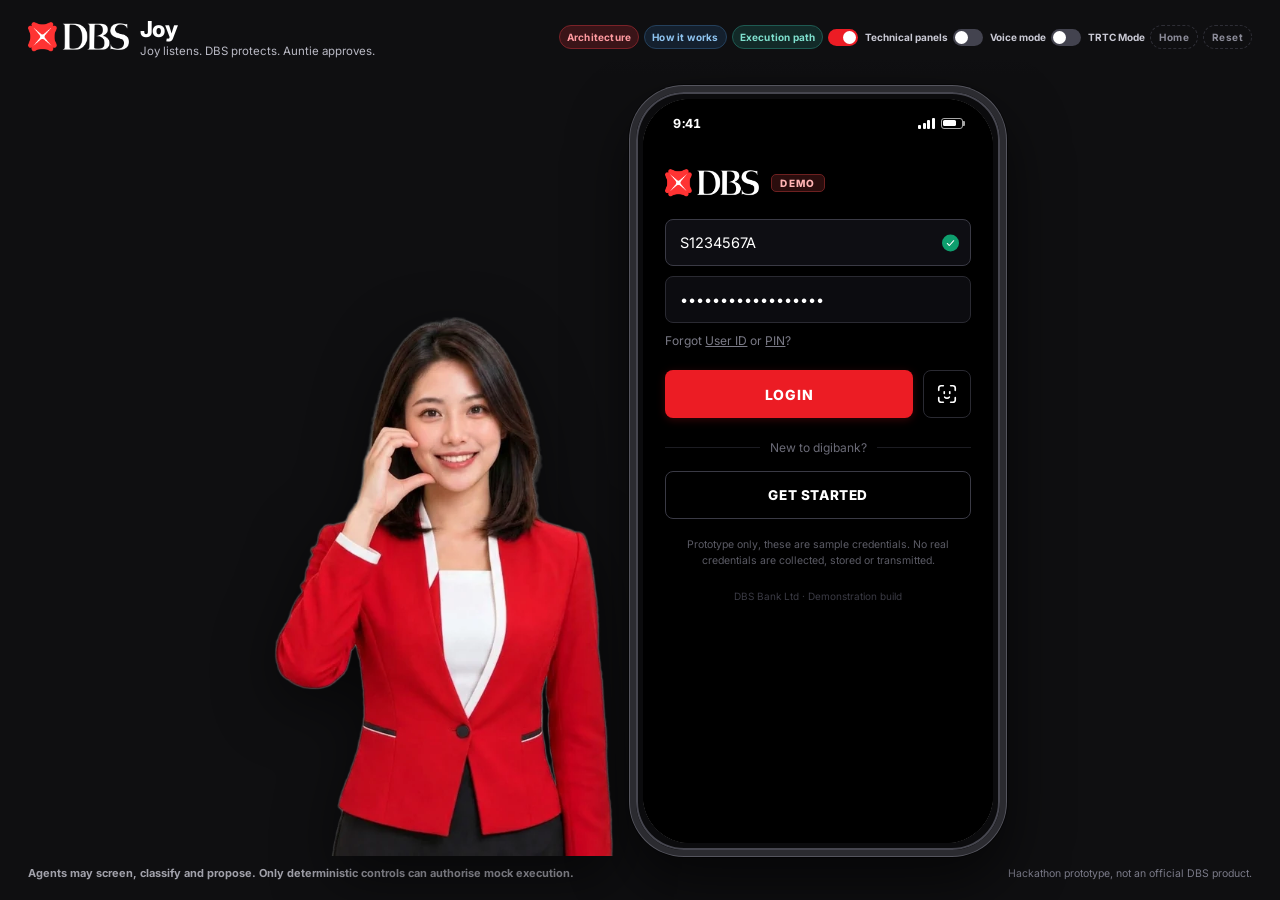
<file: frontend/index.html>
<!DOCTYPE html>
<html lang="en">
<head>
<meta charset="UTF-8" />
<meta name="viewport" content="width=device-width, initial-scale=1.0" />
<title>JoyPilot · DBS hackathon prototype (not an official DBS product)</title>
<!-- Banking-grade type. Inter is the requested DBS/enterprise face; the CSS stack keeps a
     full system fallback, so an offline demo laptop simply renders in system-ui instead. -->
<link rel="preconnect" href="https://fonts.googleapis.com">
<link rel="preconnect" href="https://fonts.gstatic.com" crossorigin>
<link rel="stylesheet" href="https://fonts.googleapis.com/css2?family=Inter:wght@400;500;600;700;800;900&display=swap">
<link rel="stylesheet" href="styles.css?v=20261015b">
</head>
<body>
<div class="wrap" id="studio">

  <div class="top">
    <div class="logo">
      <img class="dbslogo" src="assets/dbs-logo-white.png" alt="DBS">
      <div>
        <h1>Joy</h1>
        <div class="tag">Joy listens. DBS protects. Auntie approves.</div>
      </div>
    </div>
    <!-- PHONE ONLY: on a phone the controls below would take three rows above the app, so they
         fold behind this button (styles.css, the max-width:600px block; ui.js wires it). -->
    <button class="menubtn" id="menuBtn" type="button" aria-label="Demo controls"
            aria-expanded="false" aria-controls="topBadges">&#8943;</button>
    <div class="badges" id="topBadges">
      <!-- ALL THREE ARE BUTTONS, and that is the point. A judge's next move after hearing a
           claim is always "show me". Making the control name the thing it opens means the
           evidence is one click away instead of in a document nobody opens.
           See openExplainer() in ui.js. -->
      <!-- THREE BUTTONS, EACH NAMED FOR WHAT IT OPENS.
           These replaced two long status chips. The old wording described the demo's LIMITS
           ("DEMO ENVIRONMENT · SIMULATED APPROVAL · SYNTHETIC LEDGER") rather than its own
           contents, so a reader had to click to find out what was behind it. A control should name its
           destination. The three destinations are the three things a judge asks for, in the
           order they get asked: the whole picture, how the two halves work, and the
           stage-by-stage path.
           A fourth "What's real" button was removed on request. Its page is no longer a tab:
           the live/simulated comparison and the requirements-coverage list are now the closing
           sections of "How it works", so there are three pages and three buttons. -->
      <button class="bdg arch bdgbtn" type="button" data-explain="arch"
              title="The whole architecture, end to end, on one screen">Architecture</button>
      <button class="bdg how bdgbtn" type="button" data-explain="how"
              title="The two halves, the five agents, and what is real versus simulated">How it works</button>
      <button class="bdg path bdgbtn" type="button" data-explain="path"
              title="The execution path, stage by stage, to a signed payment">Execution path</button>
      <label class="techtoggle"><input type="checkbox" id="techToggle" checked><span>Technical panels</span></label>
      <!-- DEMO SWITCH - VOICE MODE.
           Off (default): every turn is treated as Auntie herself, exactly as before.
           On: the turn is submitted as a voice that is NOT the registered customer, so the
           audio-risk adapter returns SPEAKER_MISMATCH and the control chain takes the
           escalation route - secondary out-of-band confirmation before anything can proceed.
           It changes only the EVIDENCE about who is speaking; no control-chain rule is
           bypassed or softened, and the ledger still cannot be reached without the step-up. -->
      <label class="techtoggle voicetoggle" title="Demo: submit the turn as a voice that is not the registered customer">
        <input type="checkbox" id="voiceToggle"><span>Voice mode</span></label>
      <!-- VOICE ENGINE SWITCH - CARTESIA vs TRTC (Tencent).
           OFF (default): Cartesia Sonic speaks. It is the default because it is the only one
                          of the two that has a real Malay voice, and it needs no Tencent key.
           ON:            Tencent speaks - the TRTC streaming mouth when it is configured,
                          TextToVoice otherwise.
           This changes ONLY which engine turns the already-decided line into sound. It cannot
           alter what Joy says, who authorises a payment, or any stage of the control chain.
           Swapping a voice provider is not a security boundary. -->
      <label class="techtoggle trtctoggle" id="ttsToggleWrap"
             title="Speak with Tencent (TRTC) instead of Cartesia">
        <input type="checkbox" id="ttsToggle"><span>TRTC Mode</span></label>
      <!-- HOME - back to the login screen, from wherever the run happens to be.
           Reset (below) clears the run but is context-aware: inside the chat it restarts in
           place. Home is the unconditional one - a presenter who has wandered into the chat,
           or into a branch, or into a half-finished confirmation, has exactly one control that
           always returns to the top of the demo. Two buttons, two different jobs:
           Reset = clean state, Home = clean state AND back to the login screen. -->
      <button class="ghostbtn" id="homeBtn" title="Back to the DBS login screen">Home</button>
      <!-- ONE button, and it RESETS rather than navigates. The old "DBS app" button did the same
           thing as the phone's own back arrow, so it spent top-bar space duplicating a control
           that already exists on the device. Reset is the action a presenter actually reaches
           for mid-demo: clear the run and start the conversation again from the top.
           Context-aware on purpose - inside the chat it restarts the session in place, anywhere
           else it returns to the digibank home. Either way it is one click to a clean state. -->
      <button class="ghostbtn" id="resetBtn" title="Reset the demo and start a clean run">Reset</button>
    </div>
  </div>

  <!-- The A-H failure-branch rail used to live here, then inside the explainer overlay. It has
       since been removed entirely, at the owner's request, so nothing on the main screen and
       nothing in the overlay carries a `.sbtn` any more. The 19 SC.* definitions and the
       backend's 62-scenario suite are untouched; only the buttons are gone. -->

  <!-- ================= STAGE: hero pair + technical inspector ================= -->
  <div class="stage">

    <!-- ---------- HERO PAIR: Joy herself, then the device ----------
         Joy stands beside the phone rather than inside it. She is the product's face, so she
         belongs in the room with the customer; the phone is what she talks through. The two are
         centred together as one group and aligned to the BOTTOM, so she reads as standing next
         to the device rather than floating above it.
         She is only shown on the login and digibank-home screens (see `#studio.appmode` in
         styles.css). On the Joy chat screen the technical inspector needs the width and the
         phone needs the height, so she steps aside - which is also the honest framing: by then
         the customer is looking at the conversation, not at the mascot.
         WebP first with a PNG fallback: 38 KB vs 349 KB for the same cut-out, and this is the
         one large image on the page. -->
    <div class="heropair">
      <picture class="joymascot">
        <source srcset="assets/joy-mascot.webp" type="image/webp">
        <img src="assets/joy-mascot-560.png" alt="Joy, the DBS voice assistant"
             width="453" height="720" decoding="async">
      </picture>

      <!-- ---------- the device ---------- -->
      <div class="device" id="device">
      <div class="device-screen" id="deviceScreen">

        <!-- mock status bar + dynamic island, shared by every screen -->
        <div class="statusbar">
          <span class="sb-time">9:41</span>
          <span class="sb-right">
            <span class="sb-sig"><i></i><i></i><i></i><i></i></span>
            <span class="sb-bat"><b></b></span>
          </span>
        </div>
        <div class="island"></div>

        <!-- 1 · DBS digibank LOG IN. The User ID / PIN form IS the screen, as it was before.
             RESTORED 9 Oct at the owner's explicit request, with the trade-off understood.
             Earlier the same day this form was deleted: a bank login on a domain that was one
             day old reads as phishing to an automated classifier, and it was treated as
             phishing -- Safe Browsing warned and the .xyz registry put the domain on server
             hold. The owner has accepted that risk and wants the screen back, so it is back.
             The DEMO tag stays beside the logo, and the disclaimer stays under the form.
             Nothing here collects anything: both fields are prefilled samples, the form has no
             action and no method, and no value is ever read, stored or transmitted. -->
        <section class="scr on" id="scrLogin">
          <div class="lgwrap">

            <div class="lgform" id="lgForm">
              <div class="lgform-head">
                <img class="dbslogo" src="assets/dbs-logo-white.png" alt="DBS">
                <span class="lgdemotag">DEMO</span>
              </div>

              <label class="lgf">
                <span class="lgin">
                  <input id="lgUser" value="S1234567A" placeholder="User ID" autocomplete="off" spellcheck="false">
                  <span class="lgok" id="lgUserOk" aria-hidden="true"><svg class="ic" viewBox="0 0 24 24" fill="none" stroke="currentColor" stroke-width="2.25" stroke-linecap="round" stroke-linejoin="round"><path d="m5 13 4.5 4.5L19 7"/></svg></span>
                </span>
              </label>

              <label class="lgf">
                <span class="lgin">
                  <input id="lgPin" type="password" value="SAMPLEPASSWORD1234" placeholder="PIN" autocomplete="off">
                </span>
              </label>

              <div class="lgforgot">Forgot <a href="#" id="lgForgotUser">User ID</a> or <a href="#" id="lgForgotPin">PIN</a>?</div>

              <div class="lgrow">
                <button class="btn-dbs lgbtn" id="lgSubmit" type="button">LOGIN</button>
                <button class="lgface" id="lgFace" type="button" title="Log in with Face ID" aria-label="Log in with Face ID">
                  <svg class="ic" viewBox="0 0 24 24" fill="none" stroke="currentColor" stroke-width="1.8" stroke-linecap="round" stroke-linejoin="round" aria-hidden="true"><path d="M3 8V5.5A2.5 2.5 0 0 1 5.5 3H8"/><path d="M16 3h2.5A2.5 2.5 0 0 1 21 5.5V8"/><path d="M21 16v2.5a2.5 2.5 0 0 1-2.5 2.5H16"/><path d="M8 21H5.5A2.5 2.5 0 0 1 3 18.5V16"/><path d="M9 9.5v2"/><path d="M15 9.5v2"/><path d="M9.5 15.5a3.5 3.5 0 0 0 5 0"/></svg>
                </button>
              </div>

              <div class="lgsep"><span>New to digibank?</span></div>
              <button class="lgstarted" id="lgStarted" type="button">GET STARTED</button>

              <div class="lgnote">Prototype only, these are sample credentials.
                No real credentials are collected, stored or transmitted.</div>
              <div class="lgfoot">DBS Bank Ltd · Demonstration build</div>
            </div>
          </div>
        </section>

        <!-- 2 · DBS APP (home / Pay & Transfer) -->
        <section class="scr" id="appwin">
          <div class="appbar">
            <img class="dbslogo sm" src="assets/dbs-logo-white.png" alt="DBS">
            <span class="appbar-t">digibank</span>
            <!-- The DEMO chip travels with the DBS chrome on every screen inside the phone.
                 A disclaimer in the footer is not enough: the branding is what makes a page
                 look official, so the counter-label has to sit against the branding itself. -->
            <span class="appdemo">DEMO</span>
            <!-- Single top-right control, and it is LOG OUT (matching iggy). It used to open
                 Joy, but Joy is reachable from the home CTA and the Pay & Transfer row, which
                 is the real customer journey anyway - so this slot does the honest thing. -->
            <button class="appbar-x" id="appBack" type="button">
              <svg class="ic" viewBox="0 0 24 24" fill="none" stroke="currentColor" stroke-width="1.9" stroke-linecap="round" stroke-linejoin="round" aria-hidden="true"><path d="M19 12H5"/><path d="m11 18-6-6 6-6"/></svg>
              <span>Log out</span>
            </button>
          </div>
          <div class="appbody" id="appBody"></div>
          <!-- ============== BOTTOM TAB NAV (5 tabs) ==============
               Stays inside #appwin, never over the device screen edges. Active tab is
               whatever carries .on: home / pay / wealth / apply / more. -->
          <nav class="tabnav" id="tabnav" aria-label="digibank navigation">
            <button class="tab on" data-tab="home"   type="button"><img src="assets/tab-home.png" alt=""><span>Home</span></button>
            <button class="tab"    data-tab="pay"    type="button"><img src="assets/tab-pay.png" alt=""><span>Pay &amp; Transfer</span></button>
            <button class="tab"    data-tab="wealth" type="button"><img src="assets/tab-wealth.png" alt=""><span>digiWealth</span></button>
            <button class="tab"    data-tab="apply"  type="button"><img src="assets/tab-apply.png" alt=""><span>Apply</span></button>
            <button class="tab"    data-tab="more"   type="button"><img src="assets/tab-more.png" alt=""><span>More</span></button>
          </nav>
        </section>

        <!-- 3 · JOY CHAT -->
        <section class="scr" id="scrJoy">
          <!-- DARK app bar (near-black + 3px red underline): back control on the left, identity
               and trust state centred. Deliberately no avatar here, Joy introduces herself with
               her face only in the intro card, and appears again solely in popups, so the persistent
               chat chrome never shows her twice. The back control is absolutely positioned so the
               title is centred on the SCREEN, not on the space left over after the button. -->
          <div class="abar">
            <button class="aback" id="joyBack" type="button" aria-label="Back to digibank">
              <svg class="ic" viewBox="0 0 24 24" fill="none" stroke="currentColor" stroke-width="2.1" stroke-linecap="round" stroke-linejoin="round" aria-hidden="true"><path d="m15 6-6 6 6 6"/></svg>
              <span>Back</span>
            </button>
            <div class="ameta">
              <div class="nm">Joy Voice Assist</div>
              <div class="sub"><i class="safedot"></i>Protected by DBS Safeguard</div>
            </div>
          </div>
          <div class="chat" id="chat"></div>
          <!-- VOICE-FIRST COMPOSER.
               The language pills are CENTRED above the composer (the language is the
               first choice a voice-first customer makes). The composer itself is one white
               pill: a keyboard toggle on the LEFT, the MIC as the dominant control in the
               CENTRE, and a matching spacer on the right so the mic stays optically centred.
               The text field is hidden until the keyboard is tapped (see setComposerTyping),
               so the default surface is speak-first, not type-first. -->
          <div class="langtog" id="langtog" title="Which language should the mic listen for?">
            <button class="lt on" data-lang="en-SG" data-l="EN">EN</button>
            <button class="lt" data-lang="zh-CN" data-l="ZH">中文</button>
            <button class="lt" data-lang="ms-MY" data-l="BM">BM</button>
          </div>
          <div class="cinput" id="cinput">
            <button class="kbd" id="kbd" type="button" title="Type instead" aria-label="Type instead">
              <svg class="ic ic-type" viewBox="0 0 24 24" fill="none" stroke="currentColor" stroke-width="1.9" stroke-linecap="round" stroke-linejoin="round" aria-hidden="true"><rect x="2" y="6" width="20" height="12" rx="2.4"/><path d="M6 10h.01M9.5 10h.01M13 10h.01M16.5 10h.01"/><path d="M6 13.5h.01M18 13.5h.01"/><path d="M9.5 13.5h5"/></svg>
              <svg class="ic ic-dismiss" viewBox="0 0 24 24" fill="none" stroke="currentColor" stroke-width="1.9" stroke-linecap="round" stroke-linejoin="round" aria-hidden="true"><rect x="2" y="3" width="20" height="11" rx="2"/><path d="M6 6.5h.01M9.5 6.5h.01M13 6.5h.01M16.5 6.5h.01"/><path d="M6 9.5h.01M18 9.5h.01"/><path d="M9.5 9.5h5"/><path d="m8 17 4 4 4-4"/></svg>
            </button>
            <input class="fld" id="fld" placeholder="Speak or type payment command…" autocomplete="off">
            <button class="mic" id="mic" title="Speak" aria-label="Speak">
              <svg class="ic" viewBox="0 0 24 24" fill="none" stroke="currentColor" stroke-width="1.9" stroke-linecap="round" stroke-linejoin="round" aria-hidden="true"><rect x="9" y="2" width="6" height="13" rx="3"/><path d="M12 19v3"/><path d="M19 10v2a7 7 0 0 1-14 0v-2"/></svg>
            </button>
            <span class="cspacer" aria-hidden="true"></span>
          </div>
        </section>

        <!-- ================= POPUP (Joy appears in every popup) =================
             Deliberately INSIDE the phone screen rather than floating over the whole page:
             the customer is holding a phone, so the field-by-field confirmation and the
             FaceID prompt have to appear on that screen. It also stops the popup from
             covering the technical inspector panels, so judges see both at once. -->
        <div class="modal" id="modal">
          <div class="mcard" id="mcard"></div>
        </div>
      </div>
    </div>
    </div><!-- /heropair -->

    <!-- ---------- technical inspector ---------- -->
    <div class="ins">

      <div class="panel">
        <h3>END-TO-END CONTROL CHAIN <span class="cnt">BRD §8.2 · STAGES 0-15</span></h3>
        <div class="chain" id="chain"></div>
        <!-- The one line a judge remembers. It is PER TURN, not a static blurb: it names what
             the model did, what deterministic code decided, and what moved as a result. -->
        <div class="capline" id="capline">Determinism decides. Nothing moves without your biometric.</div>

        <!-- THE RECORDED SEQUENCE, under the PLANNED one.
             The chain above is what the system is designed to do; this is what it actually did,
             in order, hash-chained and append-only. They belong in one panel because reading
             them together is the argument: the top half lights up as stages execute, the bottom
             half is the immutable receipt for the same turn.
             This block used to live in the STATE panel. Folding it in here gives it more height
             than it had AND keeps the audit evidence on the main screen, which is where a judge
             looks for it. Progressive disclosure is unchanged: three rows by default, the count
             always visible, the rest behind one button. -->
        <div class="psplit">
          <h3>APPEND-ONLY AUDIT TIMELINE <span class="cnt" id="auditCnt"></span></h3>
          <div class="audit trim" id="audit"><div class="placeholder">No events yet.</div></div>
          <button class="auditmore" id="auditMore" type="button" hidden>View full audit trail</button>
        </div>
      </div>

      <div class="panel">
        <h3>TYPED AGENT CONTRACTS <span class="cnt" id="acnt">0 calls</span></h3>
        <div class="agents" id="agents"><div class="placeholder">Awaiting the first committed turn…</div></div>

        <!-- WHO PROPOSED, THEN WHAT WAS DECIDED.
             The contracts above are the only five places a model is allowed to speak. This block
             is the deterministic half's verdict on those proposals - the state machine, the
             canonical draft, the control decision, the mock ledger and the customer's own
             approval. Putting them on one panel is the architecture in one glance: the model's
             output on top, the deterministic outcome underneath, no overlap between them.
             This block used to be its own panel (STATE · OUTCOME · EVIDENCE). It is unchanged
             content, re-homed so the agent contracts get the full column height. -->
        <div class="psplit">
          <h3>DETERMINISTIC OUTCOME <span class="cnt">WHAT THE CONTROLS DECIDED</span></h3>
          <div class="statewrap statewrap3">
            <div class="sbox"><div class="k">CURRENT STATE</div><div class="v" id="stState">IDLE</div></div>
            <div class="sbox"><div class="k">TRANSACTION DRAFT</div><div class="v" id="stDraft">-</div></div>
            <div class="sbox"><div class="k">CONTROL DECISION</div>
              <div style="margin-top:3px"><span class="outbadge" id="stOut">-</span></div>
            </div>
          </div>
          <div class="statewrap statewrap3">
            <div class="sbox"><div class="k">MOCK LEDGER RESULT</div><div class="v" id="stLedger">NOT_INVOKED</div></div>
            <div class="sbox"><div class="k">CUSTOMER APPROVAL</div><div class="v" id="stSig">Not requested</div></div>
            <div class="sbox"><div class="k">LANGUAGE</div><div class="v" id="stLang">-</div></div>
          </div>
          <div class="statewrap statewrap3">
            <div class="sbox"><div class="k">LAST HEARD</div><div class="v" id="stHeard">-</div></div>
            <!-- The Personalization Agent's own output. It is the fifth agent and runs OUTSIDE the
                 control chain, so it never touches a payment field. The top-bar
                 "Personalisation: Standard" button is gone; this line stays because it is live
                 EVIDENCE of a decision that actually ran, and it costs nothing but a chip. -->
            <div class="sbox"><div class="k">CUSTOMER PROFILE</div><div class="v" id="stPers">Standard</div></div>
            <!-- WHICH MOUTH IS SPEAKING. Always visible, unlike the ASR fallback row below: with
                 two TTS providers and a runtime toggle, "which engine is talking" is a fact the
                 operator needs at a glance, not only when something went wrong. Turns amber and
                 names the reason when the selected provider failed and the other one answered. -->
            <div class="sbox vengine" id="ttsProvRow"><div class="k">SPEAKING</div>
              <div class="v" id="ttsProvVal">Cartesia</div>
              <div class="vnote" id="ttsProvNote" hidden></div>
            </div>
          </div>
          <!-- Hidden until it is true: a voice engine indicator that only ever shows when the
               real one failed is honest by construction. -->
          <div class="sbox vengine" id="vengRow" hidden><div class="k">VOICE ENGINE</div>
            <div class="v" id="vengVal">-</div>
          </div>
        </div>
      </div>

      <!-- The REQUIREMENTS COVERAGE panel used to sit here as a fourth tile. It is now on page 1
           of the explainer overlay (#reqs below), one click from the demo-status chip whose
           claim it supports. Nothing about it changed - the five labels are still the
           challenge's own wording, verbatim, and the rows still light up live as scenarios run.
           See the note above the overlay for why it moved rather than being deleted. -->

    </div>
  </div>

  <!-- One principle, not a paragraph. The long footer explained the architecture to someone who
       already understood it; this states the single rule a judge needs to leave with. The
       non-affiliation line is here because the UI is heavily DBS-branded and publicly reachable,
       and an unqualified brand impression is a credibility risk worth pre-empting. -->
  <div class="foot">
    <b>Agents may screen, classify and propose. Only deterministic controls can authorise mock execution.</b>
    <span class="disclaim">Hackathon prototype, not an official DBS product.</span>
  </div>

  <!-- ================= EXPLAINER OVERLAY =================
       FOUR top-bar buttons open this, one per page, each named for the page it opens. It exists
       so the main screen can stay clean WITHOUT the evidence disappearing: the button is a claim,
       clicking it is the working. A labelled simulation is credible; a claim with nothing behind
       it is not.

       A fixed overlay rather than a routed page on purpose. The whole front end is one HTML
       file with no build step and no router, and a judge must be able to get back to a live
       screen in one click without losing a turn that is mid-flight.

       ARCHITECTURE is the diagram, end to end, on ONE click - it is the page the presenter opens
       first, so it is the default page and it is the leftmost tab. It is drawn here in HTML and
       CSS rather than shipped as an image so it stays sharp at any zoom, follows the DBS palette,
       and can be edited in the same file as everything else.

       HOW IT WORKS is the two-band explanation: (1) UNDERSTAND AND PROPOSE, the AI half, and
       (2) DECIDE, AUTHORISE AND EXECUTE, the deterministic half. It also carries the five
       agents, the sixteen-stage control chain, the live-versus-simulated comparison
       and the REQUIREMENTS COVERAGE list (#reqs). There are FIVE agents: four in the control
       chain and the Personalization Agent, which runs outside it and only changes how Joy asks.

       The live/simulated comparison and #reqs used to be a fourth page ("What's real") with
       its own top-bar button and its own tab. Both were removed on request: the content is now
       the closing section of this page, so there are THREE pages and THREE buttons. #reqs is
       still looked up by id in ui.js, so moving it between pages needed no JavaScript change.

       EXECUTION PATH is the stage-by-stage walk to a signed payment, with the integration
       boundary. It used to end with the A-H failure-branch rail; that section was removed on
       request, so the page now ends at the outcome. NOTE: those buttons were the only elements
       in the DOM carrying `.sbtn`, which is how scenarios.js binds every scripted scenario -
       with the rail gone there is no in-UI trigger for the 22 rehearsal branches, and the app
       runs only through the live /turn flow. -->
  <div class="explain" id="explain" hidden>
    <div class="excard" role="dialog" aria-modal="true" aria-label="How this demo works">
      <div class="exhead">
        <div class="extabs" id="exTabs" role="tablist">
          <button class="extab" type="button" data-page="arch">Architecture</button>
          <button class="extab" type="button" data-page="how">How it works</button>
          <button class="extab" type="button" data-page="path">Execution path</button>
        </div>
        <button class="exclose" id="exClose" type="button" aria-label="Close">
          <svg class="ic" viewBox="0 0 24 24" fill="none" stroke="currentColor" stroke-width="2.1" stroke-linecap="round" aria-hidden="true"><path d="M18 6 6 18"/><path d="m6 6 12 12"/></svg>
        </button>
      </div>

      <div class="exbody" id="exBody">

        <!-- ---------------- PAGE 1 · the architecture diagram ----------------
             The presenter's own "Architectural Summary: HOW JOYPILOT WORKS - END-TO-END",
             redrawn in HTML and CSS so it opens in ONE click, stays sharp at any zoom, follows
             the DBS palette, and lives in the same file as everything else.

             The numbering on this page is the DIAGRAM's numbering (0-16), because this is the
             diagram the presenter demos from and the words on it are the words they say out
             loud. The control chain on the main screen runs the same steps as 16 stages
             (0-15); the note under the diagram says exactly where the two differ and why. Do
             not "fix" one numbering to match the other. -->
        <section class="expage" data-page="arch">
          <h2>How JoyPilot works, end to end</h2>
          <p class="exlead">One utterance in, one governed, audited DBS payment out.
            <b>A model may propose; only deterministic code may decide.</b></p>

          <div class="dgm">

            <!-- ---------- BAND 1 · the AI half ---------- -->
            <div class="dgband ai">
              <div class="dgbhead">
                <span class="dgbno">①</span>
                <span class="dgbname">UNDERSTAND AND PROPOSE</span>
                <span class="dgbsub">the AI half</span>
              </div>

              <div class="dgrow">
                <div class="dgstack">
                  <div class="dgnode"><span class="dgnum">0</span>Authentication</div>
                  <div class="dgnode"><span class="dgnum">1</span>Audio Input (ASR)</div>
                  <div class="dgnode"><span class="dgnum">2</span>Evidence Commit</div>
                </div>
                <div class="dgarrow" aria-hidden="true"></div>
                <div class="dgnode wide">
                  <div class="dgnt">User Input</div>
                  <div class="dgns">Voice or typed input<br>English · Chinese · Bahasa</div>
                </div>
                <div class="dgarrow" aria-hidden="true"></div>
                <div class="dgnode agent">
                  <span class="dgpill">Agent 1</span>
                  <div class="dgnt"><span class="dgnum">3</span>Guardrails Agent</div>
                  <div class="dgns">Scam + override screening<br><em>Backed by a deterministic scam table</em></div>
                </div>
                <div class="dgarrow" aria-hidden="true"></div>
                <div class="dgnode agent">
                  <span class="dgpill">Agent 2</span>
                  <div class="dgnt"><span class="dgnum">4</span>Intent Classifier</div>
                  <div class="dgns">Zero-UI multi-intent<br>transaction parsing</div>
                </div>
              </div>

              <div class="dgflowbar">
                <span class="dgok">Valid</span>
                <span class="dgnote">→ the draft is resolved and checked below</span>
                <span class="dgno">Invalid</span>
                <span class="dgnote">→ the turn stops here; nothing downstream is reached</span>
              </div>

              <div class="dgrow">
                <div class="dgbox">
                  <div class="dgboxtag">Action Agents</div>
                  <div class="dgboxin">
                    <div class="dgnode agent">
                      <span class="dgpill">Agent 3</span>
                      <div class="dgnt"><span class="dgnum">5</span>Payment Agent</div>
                      <div class="dgns">Extracts payment details</div>
                    </div>
                    <div class="dgnode">
                      <div class="dgnt"><span class="dgnum">6</span>Payees and Account Resolution</div>
                    </div>
                    <div class="dgnode">
                      <div class="dgnt"><span class="dgnum">7</span>Canonical draft and schema gate</div>
                    </div>
                    <div class="dgnode agent">
                      <span class="dgpill">Agent 4</span>
                      <div class="dgnt"><span class="dgnum">8</span>Validation Agent</div>
                      <div class="dgns">Checks against original words</div>
                    </div>
                  </div>
                </div>
              </div>

              <div class="dgchips">
                <div class="dgchip"><b>Dynamic Ambiguity Resolution</b> and Semantic Discrepancy Auditing</div>
                <div class="dgchip"><b>Typed contracts.</b> Agents only return structured JSON proposals:
                  amount · payee · source · others</div>
                <div class="dgchip"><b>Shaped for DBS's APIs.</b> The draft carries the fields a bank transfer needs: source, beneficiary, amount, currency and reference.</div>
                <div class="dgchip"><b>No agent holds a key.</b> Without an approval and a signing
                  key there is no ledger access.</div>
              </div>
            </div>

            <!-- ---------- BAND 2 · the deterministic half ---------- -->
            <div class="dgband det">
              <div class="dgbhead">
                <span class="dgbno">②</span>
                <span class="dgbname">DECIDE, AUTHORISE AND EXECUTE</span>
                <span class="dgbsub">the deterministic half</span>
              </div>

              <div class="dgrow">
                <div class="dgbox">
                  <div class="dgboxtag">Banking Policy Check</div>
                  <div class="dgboxin">
                    <div class="dgnode"><div class="dgnt"><span class="dgnum">9</span>Policy + scam decision</div></div>
                    <div class="dgnode"><div class="dgnt"><span class="dgnum">10</span>Risk / value threshold check</div></div>
                    <div class="dgnode"><div class="dgnt"><span class="dgnum">11</span>Velocity throttling check</div></div>
                    <div class="dgnode"><div class="dgnt"><span class="dgnum">12</span>Field-by-field confirmation</div></div>
                  </div>
                </div>
              </div>

              <div class="dgrow">
                <div class="dgnode wide">
                  <div class="dgnt">TTS Voice Output</div>
                  <div class="dgns">Cartesia</div>
                </div>
                <div class="dgarrow" aria-hidden="true"></div>
                <div class="dgnode wide">
                  <div class="dgnt">User Confirmation</div>
                  <div class="dgns">Human-in-the-loop<br>biometric authorisation</div>
                </div>
                <div class="dgarrow" aria-hidden="true"></div>
                <div class="dgnode">
                  <div class="dgnt"><span class="dgnum">13</span>Mock Biometrics</div>
                  <div class="dgns">Simulated adapter</div>
                </div>
                <div class="dgarrow" aria-hidden="true"></div>
                <div class="dgnode key">
                  <div class="dgnt"><span class="dgnum">14</span>Canonical payload signing</div>
                  <div class="dgns">The signed artifact</div>
                </div>
                <div class="dgarrow" aria-hidden="true"></div>
                <div class="dgnode key">
                  <div class="dgnt"><span class="dgnum">15</span>Zero-Trust Gateway</div>
                  <div class="dgns">Re-checks everything itself</div>
                </div>
                <div class="dgarrow" aria-hidden="true"></div>
                <div class="dgnode key">
                  <div class="dgnt"><span class="dgnum">16</span>Payment Complete</div>
                  <div class="dgns">The only way a payment is recorded</div>
                </div>
              </div>

              <div class="dgchips">
                <div class="dgchip"><b>Zero-trust gateway.</b> The gateway rebuilds
                  the canonical payload and runs 14 checks: the signature, the draft version, a complete
                  confirmation, the validation result, the risk policy, freeze and cancel status,
                  nonce reuse and expiry. Only then is the ledger reachable.</div>
                <div class="dgchip"><b>Behind the gateway is a mock ledger.</b> Stage 15 calls one
                  function, <span class="mono">Ledger.execute()</span>, which records the payment in
                  memory. Connecting DBS's payment API means replacing that one call; that
                  integration is not built in this prototype.</div>
              </div>
            </div>
          </div>

          <h3>Reading this against the control chain</h3>
          <p class="exsub">The diagram above numbers its boxes 0–16. The sixteen-stage control
            chain on the main screen is the same walk with the same names, numbered 0–15, and the
            two agree exactly on <b>0–8</b>. After that:</p>
          <ul class="exlist">
            <li><b>Box 8 covers two stages.</b> The diagram draws the Validation Agent and its
              “checks against original words” as one box; the chain runs the agent (stage 8) and
              the deterministic comparator (stage 9) separately, because one is a model and one
              is code.</li>
            <li><b>The Banking Policy Check is one stage, not four.</b> The dashed block holds
              boxes 9–12. The chain runs the policy, risk and velocity checks as <b>one</b> stage
              (index 10), because they read the same resolved draft and share one decision. It runs the
              field-by-field confirmation as its own stage (index 11).</li>
            <li><b>So from chain index 11 on, the chain index is the diagram number minus one.</b>
              Nothing is missing and nothing is duplicated; the two are the same path at two
              different resolutions. The Execution-path page shows it stage by stage.</li>
          </ul>
        </section>

        <!-- PAGE 4 ("What's real") used to sit here as its own tab, with its own top-bar button.
             Both were removed on request. The live/simulated comparison and the
             requirements-coverage list are now the closing sections of the "How it works" page
             below, so the overlay has three pages rather than four. Nothing was deleted except
             the page wrapper, the tab and the button. -->

        <!-- ---------------- PAGE 2 · how it works ----------------
             The two-band explanation, laid out the way the presenter's slide lays it out:
             (1) UNDERSTAND AND PROPOSE, the AI half, five boxes left to right; (2) DECIDE,
             AUTHORISE AND EXECUTE, the deterministic half, four functional blocks. Then the
             five agents, then the sixteen-stage control chain - rendered from the SAME
             `STAGES` array the live chain uses (translations.js), so the explainer can never
             drift out of step with what is actually on the main screen.

             There are FIVE agents. Four run in the control chain (stages 3, 4, 5 and 8). The
             Personalization Agent runs outside the chain: it can change how Joy asks, and it can
             never approve, sign or reach the ledger. The diagram on page 1 draws the chain, so
             it shows the four; this page lists all five. -->
        <section class="expage" data-page="how" hidden>
          <h2>One sentence in, one checked and audited payment out</h2>
          <p class="exlead">AI proposes. Deterministic code decides. Auntie approves. Tencent Cloud
            carries the voice. <b>No model ever holds a key or touches the ledger.</b></p>

          <div class="twoband">
            <div class="tb ai">
              <div class="tbhead"><span class="tbno">①</span>UNDERSTAND AND PROPOSE
                <span class="tbsub">the AI half</span></div>
              <div class="tbcards">
                <div class="tbcard">
                  <div class="tbt">Auntie speaks</div>
                  <div class="tbs">English · Mandarin<br>Bahasa Melayu · Singlish</div>
                </div>
                <div class="tbcard">
                  <div class="tbt">Tencent Cloud ASR</div>
                  <div class="tbs">Speech → text<br>asr.cloud.tencent.com</div>
                </div>
                <div class="tbcard">
                  <div class="tbt">Guardrails</div>
                  <div class="tbs">Scam + prompt-injection screen, backed by deterministic rules</div>
                </div>
                <div class="tbcard">
                  <div class="tbt">5 agents</div>
                  <div class="tbs">Guardrails · Intent<br>Payment · Validation<br>+ Personalization</div>
                </div>
                <div class="tbcard">
                  <div class="tbt">Typed contracts</div>
                  <div class="tbs">JSON proposals only. Never an account, never an approval</div>
                </div>
              </div>
            </div>

            <div class="tb det">
              <div class="tbhead"><span class="tbno">②</span>DECIDE, AUTHORISE AND EXECUTE
                <span class="tbsub">the deterministic half</span></div>
              <div class="tbcards four">
                <div class="tbcard">
                  <div class="tbt">Check the proposal</div>
                  <ul class="tbl">
                    <li>Typed-contract schema</li>
                    <li>Matches the utterance</li>
                    <li>Every intent kept</li>
                    <li>Amount + currency</li>
                  </ul>
                </div>
                <div class="tbcard">
                  <div class="tbt">Resolve the details</div>
                  <ul class="tbl">
                    <li>Verify beneficiary</li>
                    <li>Verify source account</li>
                    <li>Retrieve trusted data</li>
                    <li>Resolve ambiguity</li>
                  </ul>
                </div>
                <div class="tbcard">
                  <div class="tbt">Apply DBS controls</div>
                  <ul class="tbl">
                    <li>Policy + scam decision</li>
                    <li>Risk / value threshold</li>
                    <li>Velocity throttling</li>
                    <li>Field-by-field confirm</li>
                  </ul>
                </div>
                <div class="tbcard">
                  <div class="tbt">Authorise + execute</div>
                  <ul class="tbl">
                    <li>Lock the reviewed draft</li>
                    <li>Mock FaceID, then signing</li>
                    <li>Zero-trust gateway</li>
                    <li>Mock ledger records</li>
                  </ul>
                </div>
              </div>
            </div>

            <div class="tb foot">
              <span class="tbfk">PAYMENT</span>
              <span class="tbfv">behind the gateway</span>
              <span class="tbfpill">Mock ledger (this demo)</span>
              <span class="tbfpill">DBS payment API (integration target, not built)</span>
            </div>
          </div>

          <h3>The five agents</h3>
          <p class="exsub">Four agents sit in the payment control chain. The fifth, the
            Personalization Agent, runs next to it and only changes how Joy asks. Each agent makes
            one decision and returns typed JSON. None of them holds a signing key, a gateway
            credential or ledger access.</p>
          <div class="exagents" id="exAgentList"></div>

          <h3>What keeps the agents in check</h3>
          <ul class="exlist">
            <li><b>A model's output is data, never an instruction.</b> Every agent returns JSON
              that is parsed against a strict schema. Anything out of shape is rejected and the
              turn falls back, so it can never be read as a command.</li>
            <li><b>The Validation Agent works on its own.</b> At stage 8 it never sees the other
              agents' reasoning. It reads the saved evidence and the draft, checks each field, and
              returns PASS or FREEZE. Stage 9 is plain code that checks that answer again.</li>
            <li><b>If a model fails, the rules take over.</b> If an agent times out or returns
              something malformed, its deterministic mock answers instead. The answer can get
              plainer, never less safe.</li>
            <li><b>Words cannot move money.</b> No prompt, in any language, can produce a
              signature, an approval or a ledger write, because those live in code the models
              cannot call.</li>
          </ul>

          <h3>The sixteen-stage control chain, in order</h3>
          <p class="exsub">Stages 3, 4, 5 and 8 are the only stages in the chain that call a model.
            Everything else is code, and there is code before and after each model stage. The AI
            stages can only propose; the code stages decide.</p>
          <div class="exctl" id="exCtlList"></div>

          <!-- ---- Closing sections, moved here from the old "What's real" page ----------------
               Same markup, same classes, same #reqs id - only the page wrapper changed. The
               two-column shape is kept because the two columns ARE the argument, and #reqs stays
               in the DOM so its live row-lighting still works (ui.js looks it up by id). -->
          <h2>What is simulated and what is real</h2>
          <p class="exlead">Two things in this build are mocks, and both are named on the screen.
            Everything either side of them is the live system.</p>

          <div class="excols">
            <div class="excol real">
              <h4><span class="exdot live"></span>LIVE: running for real in this demo</h4>
              <ul>
                <li><b>Speech recognition.</b> Tencent Cloud ASR. Audio goes up, text comes back,
                  in English, Mandarin and Bahasa Melayu.</li>
                <li><b>Speech synthesis.</b> Cartesia Sonic by default, with English, Mandarin and
                  Malay voices; TRTC Mode switches to Tencent Cloud TTS. The top bar shows which
                  engine is speaking, and says so if it ever has to fall back.</li>
                <li><b>The five agents.</b> Real model calls over HTTPS when a model key is
                  configured, each with a typed JSON schema, a retry budget and a hard deadline.
                  Without a key, or if the model is unreachable, each agent runs its deterministic
                  mock instead, and its card says <span class="mono">engine: mock</span>. It never
                  silently pretends.</li>
                <li><b>The sixteen-stage control chain.</b> Plain deterministic code. No model
                  can call into it, skip a stage, or reorder one.</li>
                <li><b>The audit ledger.</b> Append-only and hash-chained: every event carries
                  the hash of the event before it, so editing history breaks the chain visibly.</li>
                <li><b>The payload signature.</b> An HMAC-SHA256 signature over the canonical
                  payload, re-verified at the gateway before anything is allowed to execute. The
                  key is a server-held demo key, not a bank HSM.</li>
                <li><b>Guardrail screening.</b> The Guardrails Agent's verdict is backed by code:
                  a scam-typology table (government impersonation, romance, tech support,
                  secrecy and more), amount, velocity and payee rules. Code can make the verdict
                  stricter, never looser.</li>
              </ul>
            </div>

            <div class="excol sim">
              <h4><span class="exdot sim"></span>SIMULATED: on purpose, and labelled</h4>
              <ul>
                <li><b>Customer approval.</b> A mock biometric adapter stands in for FaceID. It
                  returns the same verdict shape the real one would, and it is the only thing in
                  the system that can authorise a payment.</li>
                <li><b>The payment itself.</b> A restricted mock capability writes to a synthetic
                  ledger. No money moves, no real account is touched, no bank system is
                  contacted.</li>
                <li><b>The customer.</b> “Mei Ling” and “DBS Savings ending 1234” are synthetic
                  fixtures, not real customer data.</li>
                <li><b>Payees and balances.</b> Fixtures, resolved through the same code path a
                  real directory would use, so the resolution logic is exercised rather than
                  bypassed.</li>
              </ul>
              <p class="exnote">Why the boundary sits exactly there: the biometric sensor and the
                payment ledger are the two places a prototype cannot legally or practically reach.
                Everything either side of that line is the real thing.</p>
            </div>
          </div>

          <h3>Requirements coverage <span class="cnt" id="reqCnt">5 OF 5 DEMONSTRATED</span></h3>
          <p class="exsub">The challenge's five criteria, in its own wording, mapped to the
            scenario and stage that demonstrate each one. Rows light up as their scenario runs,
            so this is live evidence about the turn on screen.</p>
          <div class="reqs" id="reqs"></div>
        </section>

        <!-- ---------------- PAGE 3 · the execution path ----------------
             The stage-by-stage walk from a spoken sentence to a signed payment, in the layout the
             presenter's slide uses: a propose row, then the deterministic stages, then the one
             exit. The right-hand column is the integration boundary - what the DBS Fund Transfer
             API expects, and what on Tencent Cloud is genuinely live rather than modelled.

             This page used to END with the A-H failure-branch rail. That section was removed on
             request, so the page now finishes at the outcome. See the note at the foot of the
             section for what that costs: those buttons were the only `.sbtn` elements in the
             DOM, so the 22 scripted branches no longer have an in-UI trigger. -->
        <section class="expage" data-page="path" hidden>
          <h2>The execution path: from voice to a signed payment</h2>
          <!-- The numbering on this page is the CONTROL CHAIN's (00-15), the same one the chain on
               the main screen highlights and the same one the reference card on the right lists.
               It is deliberately NOT the slide's numbering: the slide's own reference table and
               its own stage rows disagree with each other by one (its table runs 1-16, its rows
               label the signed artifact "stage 13" where the table puts it at 14), so quoting the
               slide here would put two different numbers on one screen. The chain's numbering is
               the only one that is also what the live event stream emits. -->
          <p class="exlead">Every stage from 09 onwards is deterministic code, and only stage 15
            can record a payment.</p>
          <p class="exsub">The signed artifact is produced at stage 13. The gateway at stage 14
            rebuilds it and does not trust anything it is told. The mock ledger at stage 15 is the only place a
            payment is recorded.</p>

          <div class="pwrap">
            <div class="pcol">

              <div class="prow propose">
                <div class="prlab">PROPOSE <span>voice in, typed contracts out</span></div>
                <div class="prflow">
                  <span class="prnode">Voice</span>
                  <span class="prar" aria-hidden="true">→</span>
                  <span class="prnode">Tencent ASR</span>
                  <span class="prar" aria-hidden="true">→</span>
                  <span class="prnode">Orchestrator</span>
                  <span class="prar" aria-hidden="true">→</span>
                  <span class="prnode hot">4 chain agents</span>
                  <span class="prar" aria-hidden="true">→</span>
                  <span class="prnode">Typed contracts</span>
                  <span class="prtag">may propose · never an approval</span>
                </div>
              </div>

              <div class="prow det">
                <div class="prlab">STAGES 9–12 <span>deterministic</span></div>
                <div class="prflow">
                  <span class="prnode">Resolve · validate · risk · confirm · biometric</span>
                  <span class="prtag">no model decides these stages</span>
                </div>
              </div>

              <div class="prow sig">
                <div class="prlab">STAGE 13 <span>the signed artifact</span></div>
                <div class="prflow">
                  <span class="prnode mono">canonical_payload() + sign_payload()</span>
                  <span class="prtag">the signed artifact</span>
                </div>
                <div class="prsub">One canonical serialisation of the reviewed draft, then signed
                  with HMAC-SHA256 using a server-held demo key (a bank would use an HSM). Everything downstream verifies against this, and nothing
                  downstream is allowed to trust a claim about it.</div>
              </div>

              <div class="prow gate">
                <div class="prlab">STAGE 14 <span>zero-trust gateway</span></div>
                <div class="prflow">
                  <span class="prnode mono">gateway_verify(): 14 checks</span>
                  <span class="prtag">no agent may reach this</span>
                </div>
                <div class="prsub">Re-derives the canonical payload and independently checks the
                  signature, the draft version, a complete confirmation, the validation result,
                  the risk policy, freeze and cancel status, nonce reuse and expiry.
                  A mismatch stops the payment here, after signing and before the ledger.</div>
              </div>

              <div class="prow rail">
                <div class="prlab">STAGE 15 <span>restricted mock payment capability</span></div>
                <div class="prflow">
                  <span class="prnode mono">Ledger.execute()</span>
                  <span class="prtag">this demo</span>
                </div>
                <div class="prflow">
                  <span class="prnode mono">DBS Fund Transfer API</span>
                  <span class="prtag">integration target, not built</span>
                </div>
              </div>

              <div class="prow out">
                <div class="prlab">OUTCOME <span>after the ledger returns</span></div>
                <div class="prflow">
                  <span class="prnode mono">LEDGER_RECORDED / LEDGER_NOT_INVOKED / SCHEDULE_HELD</span>
                </div>
                <div class="prsub">Every outcome carries the ledger's transaction reference plus a
                  hash-chained, append-only audit record. The audit record is the version of
                  events that counts.</div>
              </div>

              <div class="pnote">
                <b>TODAY vs THE INTEGRATION.</b> Stage 15 makes one call, <span class="mono">Ledger.execute()</span>,
                which records the payment in a simulated in-memory ledger: no money moves, no real
                account is touched, and the demo says so on screen. Connecting DBS means replacing
                that one call with a DBS API client. It sits behind the same gateway, so
                <b>nothing else in the control chain has to change</b>. That integration is not
                built in this prototype.
              </div>
            </div>

            <div class="pside">
              <!-- The DBS card is the INTEGRATION TARGET, taken from DBS's published Fund Transfer API
                   documentation. This build does not call it: stage 15 is Ledger.execute(). It is
                   worded as what the integration would send, never as something the app does.
                   The Tencent card describes only what this build actually uses. The gateway
                   function name and its check count are asserted against controls.py in
                   shell.test.js section 9f. -->
              <div class="pcard">
                <div class="pch">DBS Fund Transfer API: the integration target</div>
                <dl class="pdl">
                  <dt>Status</dt><dd><b>Not built.</b> From DBS's published API documentation;
                    this build records payments in the mock ledger and does not call DBS</dd>
                  <dt>Base</dt><dd><span class="mono">https://www.dbs.com/sandbox/api/sg/v1</span></dd>
                  <dt>Auth</dt><dd>a pre-issued token carried in the headers: <span
                    class="mono">clientId</span>, <span class="mono">accessToken</span>,
                    <span class="mono">uuid</span>, <span class="mono">accept-version</span></dd>
                  <dt>Version</dt><dd><span class="mono">accept-version: 1.0</span>, to be pinned.
                    Unset means "latest", which would change behaviour the day DBS publishes a
                    new version</dd>
                  <dt>Own accounts</dt><dd>POST /transfers/toOwnAccounts · wrapper
                    <span class="mono">fundTransferDetl</span>. <span class="mono">transferType</span>
                    does not exist on this operation</dd>
                  <dt>Saved payee</dt><dd>POST /transfers/creditPayeeAccount · wrapper
                    <span class="mono">fundTransferPayee</span>, which carries
                    <span class="mono">transferType</span>, plus
                    <span class="mono">purpose</span> when the destination is another bank</dd>
                  <dt>Amount</dt><dd>a two-decimal <b>string</b> in every published sample</dd>
                  <dt>Reference</dt><dd>DBS takes no idempotency key, so the integration would
                    derive a stable reference from the draft and the gateway's idempotency key,
                    so that a retry cannot become a second payment</dd>
                  <dt>Response</dt><dd>201 <span class="mono">{referenceId, status: ACCEPTED}</span>;
                    errors arrive as an array of <span class="mono">{code, message, moreInfo}</span></dd>
                  <dt>Separate product</dt><dd>bills and card payments are the Bill Payments API
                    (<span class="mono">/billPayments</span>), a different DBS product, not a
                    parameter on this one</dd>
                </dl>
              </div>

              <div class="pcard">
                <div class="pch">Tencent Cloud: what is live</div>
                <dl class="pdl">
                  <dt>Lighthouse</dt><dd>ap-singapore. Hosts the page, the backend and the audit
                    DB</dd>
                  <dt>ASR</dt><dd>asr.cloud.tencent.com · signed WebSocket · <b>two</b> engines,
                    because no single one covers English + Chinese + Malay:
                    <span class="mono">16k_zh_en</span> (zh + en) and
                    <span class="mono">16k_multi_lang</span> (en + ms). The EN, 中文 and BM pills pick the engine</dd>
                  <dt>TTS</dt><dd>Cartesia Sonic by default (the only engine with a Malay voice).
                    TRTC Mode switches to Tencent Cloud TTS: TextToVoice, or TRTC
                    TextToSpeechSSE streaming when it is configured</dd>
                  <dt>Model</dt><dd>served from Tencent Cloud MaaS
                    (tokenhub-intl.tencentcloudmaas.com); /health reports which model is active,
                    rather than the page naming one that may have changed</dd>
                </dl>
              </div>

              <div class="pcard">
                <div class="pch">The 16-stage chain</div>
                <div class="preftable" id="exRefList"></div>
              </div>
            </div>
          </div>

          <!-- The A-H failure-branch rail used to sit here. It was removed on request: the
               Execution-path page now ends at the outcome.

               CONSEQUENCE, deliberately accepted: these 22 buttons were the ONLY elements in
               the DOM carrying `.sbtn`, and scenarios.js binds every scripted scenario with
               `document.querySelectorAll('.sbtn')`. With the rail gone there is no in-UI
               trigger for the 22 rehearsal branches - the app runs through the live /turn flow
               only. The 19 SC.* definitions, runScenario(), the backend's 100-scenario suite and
               the `data-s` ids are all still present and tested; only the buttons are gone. -->
        </section>

      </div>
    </div>
  </div>
</div>

<!-- The ?v= stamp is a cache-buster. Without it a browser that had the page open serves its
     cached copies of these files, so a fix that IS in the file never reaches the screen - a
     Bahasa "working on it" card kept coming up in English long after the code was corrected.
     Bump the stamp whenever one of these files changes. -->
<script src="translations.js?v=20261015b"></script>
<script src="icons.js?v=20261015b"></script>
<script src="ui.js?v=20261015b"></script>
<script src="personalization.js?v=20261015b"></script>
<script src="scenarios.js?v=20261015b"></script>
<script src="stt.js?v=20261015b"></script>
<script src="live.js?v=20261015b"></script>
<script src="tts.js?v=20261015b"></script>
<script src="shell.js?v=20261015b"></script>
</body>
</html>
</file>
<file: frontend/styles.css>
/* ==========================================================================
   Joy · DBS voice-first payments
   Design system: the official DBS brand palette.

     DBS Red    #EC1C24   (primary action, accents, brand marks)
     DBS Black  #111111   (headers, dark surfaces, never flat #000000)
     Canvas     #F4F5F7   (app background)
     Hairline   #E5E7EB   (1px borders instead of coloured glows)

   Elevation rule: surfaces separate with a hairline border plus a micro-shadow
   (--sh-1 / --sh-2). There are no blurry red glow shadows anywhere, those read
   as a prototype. Icons are inline SVG (see icons.js), never OS emoji.
   ========================================================================== */
:root{
  /* ---- brand: DBS Red ---- */
  --brand:#EC1C24;
  --brand-dk:#D91820;
  /* the muted red the idle mic uses: brand red at ~65% over white. Reads as an affordance
     rather than an alarm, and leaves full-strength red for "the mic is actually open". */
  --brand-soft:#F26B71;
  --brand-2:#F4545A;
  --brand-3:#FBC9CB;
  --brand-tint:#FEF2F3;
  --brand-tint2:#FDE3E5;
  --brand-line:#F6C7CA;
  /* text-safe derivations of the brand for small type on white */
  --brand-ink:#B0141B;
  --brand-ink2:#7E0E13;

  /* ---- neutrals ---- */
  --ink:#111111;
  --ink2:#3F3F46;
  --muted:#71717A;
  --faint:#A1A1AA;
  --line:#E5E7EB;
  --bg:#F4F5F7;
  --card:#FFFFFF;

  /* ---- semantic ---- */
  --ok:#0E9F6E;
  --ok-bg:#E7F7F0;
  --warn:#B45309;
  --warn-bg:#FFF7E6;
  --stop:#C02626;
  --stop-bg:#FDECEC;
  --info:#1D4ED8;
  --info-bg:#EEF4FF;

  /* ---- elevation: hairlines + micro-shadows, never coloured glows ---- */
  --sh-1:0 1px 2px rgba(17,17,17,.04), 0 1px 3px rgba(17,17,17,.06);
  --sh-2:0 2px 8px rgba(17,17,17,.06);
  --sh-3:0 10px 28px rgba(17,17,17,.12);
  --sh-red:0 2px 8px rgba(236,28,36,.22);

  /* ---- dark studio (the engine room around the phone) ---- */
  --studio:#0F0F11;
  --studio2:#1A1A1E;
  --studio-line:#2E2E36;

  /* ---- DBS app surface ---- */
  --dbs-red:#EC1C24;
  --dbs-red-dk:#D91820;
  --dbs-black:#111111;
  --dbs-ink:#111111;
  --dbs-gray:#F4F5F7;
  --dbs-line:#E5E7EB;

  /* ---- device mockup ---- */
  --device-w:392px;
  --device-bezel:#2b2b30;
  --device-pad:7px;
  --device-r:54px;
  --screen-r:47px;
  --statusbar-h:48px;

  /* ---- layout rhythm: scales down automatically via clamp() on small screens ---- */
  --gutter:clamp(14px, 3.5vw, 28px);
  --radius:16px;
  --font:'Inter',system-ui,-apple-system,'SF Pro Text','Segoe UI',Roboto,'Helvetica Neue',Arial,sans-serif;
}
*{box-sizing:border-box;margin:0;padding:0}
html{-webkit-text-size-adjust:100%}
body{
  font-family:var(--font);
  -webkit-font-smoothing:antialiased;
  background:var(--studio);color:var(--ink);min-height:100vh;
  padding:0 var(--gutter);
  overflow-x:hidden;
}
.wrap{max-width:1460px;margin:0 auto}
/* The studio is bound to the VIEWPORT HEIGHT, not to its content. The top bar and the
   footer take what they need, the stage takes the rest, and the four inspector panels
   split that leftover height into equal halves (2x2). Nothing on the page scrolls, so all
   four panels are visible at once during a demo; each panel scrolls its OWN contents. */
#studio{display:flex;flex-direction:column;height:100vh;height:100dvh;
  padding-bottom:clamp(10px,1.6vw,18px)}
img{max-width:100%}
button{font-family:inherit}
[hidden]{display:none !important}

/* ==========================================================================
   SVG ICONS (icons.js)
   One base size; every icon inherits currentColor, so colour is set by the
   component that contains it and never by an inline style.
   ========================================================================== */
.ic{width:18px;height:18px;flex-shrink:0;display:block}
.ic-sm{width:14px;height:14px}
.ic-lg{width:22px;height:22px}
/* inline form, for an icon that sits inside a line of text (e.g. a chat status line) */
.bub .ic{display:inline-block;vertical-align:-2px;width:13px;height:13px;margin-right:5px}

/* ==========================================================================
   DBS logo lockup
   The supplied asset is 1280×382 (aspect 3.351) with a transparent background.
   `dbs-logo-white.png` is the same lockup with only the dark wordmark knocked
   out to white, for the black headers; the red mark is untouched in both.
   `width:auto` + `object-fit:contain` are both load-bearing: inside a column
   flex container the default `align-items:stretch` will happily widen a
   replaced element to the full row and squash the lockup. Anything that puts
   the logo in a column flex box must also set `align-items`/`align-self`.
   ========================================================================== */
.dbslogo{display:block;height:26px;width:auto;object-fit:contain;flex-shrink:0}
.dbslogo.sm{height:19px}
.dbslogo.lg{height:38px}
.dbsmark-img{display:block;height:30px;width:auto}

/* ==========================================================================
   SCREEN SWITCHER, one DBS app screen at a time, inside the device
   ========================================================================== */
.scr{display:none;position:absolute;inset:0;flex-direction:column;overflow:hidden}
.scr.on{display:flex}

/* ==========================================================================
   STAGE, device on the left, technical inspector on the right
   ========================================================================== */
.stage{display:flex;gap:var(--gutter);align-items:stretch;flex:1 1 auto;min-height:0}
/* HERO PAIR: Joy beside the phone, centred as one group and BOTTOM-aligned, so she reads as
   standing next to the device rather than floating above it.
   `flex:0 0 auto` is load-bearing: the pair must stay at its natural width and leave the
   inspector to take every remaining pixel. Do NOT centre it with auto margins here - auto
   margins on a flex item absorb the free space that `flex:1` on .ins needs, which collapses
   the inspector to its content width. Centring is done on the STAGE instead, and only while
   the inspector is hidden (see #studio.appmode below). */
.stage .heropair{display:flex;align-items:flex-end;justify-content:center;
  gap:clamp(8px,1.3vw,22px);flex:0 0 auto;min-width:0}
/* On the login and digibank-home screens the inspector is display:none, so the stage's only
   flex item is the pair and this centres it. On the Joy chat screen .ins has flex:1 and eats
   all the free space, which makes this rule a no-op. One rule, both cases. */
#studio.appmode .stage{justify-content:center}
/* Joy herself. Hidden on the chat screen (see #studio.appmode below) because that is where the
   inspector needs the width and the phone needs the height.
   SIZE: the owner asked for 1.5x on 9 Oct, so every number in this rule is 1.5x what it was
   (52%/360px -> 78%/540px, and 32vw/250px -> 48vw/375px at the breakpoint). If you change one,
   change all four or the two breakpoints drift apart.
   `max-height` is a belt-and-braces cap, not a duplicate of the height: if the hero pair's height
   ever resolves to `auto`, the percentage inside `min()` becomes invalid and `height` falls back
   to the image's own 720px intrinsic size. The cap stops that from silently making Joy taller
   than the phone she is standing next to. */
.joymascot{display:none;flex-shrink:0;height:min(78%,540px);max-height:540px;width:auto;
  filter:drop-shadow(0 18px 30px rgba(0,0,0,.55))}
.joymascot img{display:block;height:100%;width:auto;object-fit:contain}
#studio.appmode .joymascot{display:block}
.stage .ins{flex:1;min-width:0;min-height:0}

/* ==========================================================================
   DEVICE MOCKUP
   A dummy phone bezel so the DBS app reads as an app on a phone, not as a
   web page. The status bar and dynamic island are drawn over whichever screen
   is showing, which is why every screen's header is black and reserves
   --statusbar-h of top padding.
   ========================================================================== */
.device{
  position:relative;flex-shrink:0;
  /* --phone-zoom shrinks the UI INSIDE the phone without changing the phone itself: the
     bezel/frame keeps its size, the screen contents render --phone-zoom smaller. 1 = full
     size. Tune this ONE value to taste.
     Raised .88 -> 1 on 8 Oct: the phone read small on a projector. The frame also grew at the
     same time (the top bar lost a whole row of badges), so the logical layout width the screen
     contents see barely moved (432px -> ~418px) while every element inside renders 13.6%
     larger. Changing this number alone would re-flow the chat; changing it together with the
     frame keeps the proportions the design was drawn at. */
  --phone-zoom:1;
  /* Height-driven by the STAGE (which fills the leftover viewport height), with the aspect
     ratio locked, so the phone keeps phone proportions instead of stretching to fill a
     column. Width is derived; max-width is only a guard for very narrow screens. */
  height:100%;
  aspect-ratio:1 / 2.05;
  width:auto;max-width:92vw;
  background:#0b0b0d;
  border:6px solid var(--device-bezel);
  border-radius:var(--device-r);
  padding:var(--device-pad);
  overflow:hidden;
  box-shadow:
    0 0 0 1px #55555e,
    0 0 0 2px rgba(0,0,0,.5),
    0 26px 60px rgba(0,0,0,.6),
    inset 0 0 0 2px #46464f;
}
/* side buttons, subtle, but they sell the hardware */
.device::before,
.device::after{
  content:'';position:absolute;width:3px;border-radius:2px;background:#3a3a42;z-index:1;
}
.device::before{left:-9px;top:150px;height:62px;box-shadow:0 -78px 0 #3a3a42, 0 84px 0 #3a3a42}
.device::after{right:-9px;top:196px;height:96px}

.device-screen{
  /* Laid out at 1/--phone-zoom of the frame and then scaled back down by --phone-zoom, so
     every element inside (chat, composer, status bar, popups) renders smaller while the
     bezel is untouched. The radius is divided by the same factor so the corners stay put. */
  position:relative;
  width:calc(100% / var(--phone-zoom));
  height:calc(100% / var(--phone-zoom));
  border-radius:calc(var(--screen-r) / var(--phone-zoom));
  overflow:hidden;background:#fff;
  display:flex;flex-direction:column;
  transform:scale(var(--phone-zoom));
  transform-origin:top left;
}

/* dynamic island */
.island{
  position:absolute;top:12px;left:50%;transform:translateX(-50%);
  width:104px;height:28px;border-radius:16px;background:#000;z-index:9;
  pointer-events:none;
}
/* mock iOS status bar, white, because every screen header is black */
.statusbar{
  position:absolute;top:0;left:0;right:0;height:var(--statusbar-h);z-index:8;
  display:flex;align-items:center;justify-content:space-between;
  padding:0 30px;pointer-events:none;
  color:#fff;font-size:12.5px;font-weight:700;letter-spacing:.2px;
}
.sb-time{font-variant-numeric:tabular-nums}
.sb-right{display:flex;align-items:center;gap:6px}
.sb-sig{display:flex;align-items:flex-end;gap:1.5px;height:11px}
.sb-sig i{width:3px;background:#fff;border-radius:1px;display:block}
.sb-sig i:nth-child(1){height:4px}
.sb-sig i:nth-child(2){height:6px}
.sb-sig i:nth-child(3){height:8.5px}
.sb-sig i:nth-child(4){height:11px}
.sb-bat{position:relative;width:22px;height:11px;border:1.5px solid rgba(255,255,255,.65);
  border-radius:3px;display:block}
.sb-bat::after{content:'';position:absolute;right:-3.5px;top:2.5px;width:2px;height:5px;
  background:rgba(255,255,255,.65);border-radius:0 1px 1px 0}
.sb-bat b{position:absolute;left:1.5px;top:1.5px;bottom:1.5px;width:13px;background:#fff;
  border-radius:1.5px;display:block}

/* ==========================================================================
   1 · DBS digibank LOG IN  (the User ID / PIN form is the screen)
   The launchpad (hero photo + six tiles) and the form's back arrow were removed on
   2 Oct. The form is no longer an overlay on top of anything, so it needs no
   absolute positioning and no z-index.
   ========================================================================== */
#scrLogin{background:#000;color:#fff}
.lgwrap{flex:1;display:flex;flex-direction:column;background:#000;color:#fff;
  overflow:hidden;min-height:0;position:relative}

.lgform{
  flex:1;min-height:0;position:relative;background:#000;color:#fff;
  padding:calc(var(--statusbar-h) + 14px) 22px 24px;overflow-y:auto;
}
.lgform-head{padding:8px 0 22px;display:flex;align-items:center;gap:12px}
.lgform-head .dbslogo{height:28px}

/* The DEMO tag exists to break the "is this a real bank page?" question at a glance.
   It sits directly beside the logo on purpose: the logo is the thing that makes the page
   look official, so the counter-label has to be attached to it, not buried in a footer.
   This is the same reason the credential form was deleted rather than restyled -- a
   classifier (and a person) decides in the first second. */
.lgdemotag{
  font-size:10px;font-weight:800;letter-spacing:.14em;
  color:#ffb4b4;border:1px solid #6d2020;background:#2a0d0d;
  padding:3px 8px;border-radius:5px;line-height:1;
}
.lgdemo{margin-bottom:22px}
.lgdtitle{font-size:17px;font-weight:650;color:#fff;line-height:1.3;margin-bottom:9px}
.lgdsub{font-size:12.5px;color:#9a9aa6;line-height:1.62}
.lgdsub b{color:#cfcfd8}

.lgf{display:block;margin-bottom:10px;position:relative}
/* The wrapper exists so the trailing validity tick can anchor to the input box itself
   rather than to the whole field, which would drift if the field ever gains a label. */
.lgf .lgin{position:relative;display:block}
.lgf input{
  width:100%;border:1px solid #2a2a32;border-radius:8px;
  padding:14px 14px;font-size:14.5px;font-family:inherit;color:#fff;
  background:#0c0c10;outline:0;transition:.15s;
}
.lgf input::placeholder{color:#7a7a86}
.lgf input:focus{border-color:#3a3a45;background:#0e0e13}
/* trailing validity tick, only shown once the User ID actually matches a real
   Singapore NRIC shape, so the cue carries information instead of always being on */
.lgf .lgok{
  position:absolute;right:12px;top:50%;transform:translateY(-50%);
  width:17px;height:17px;border-radius:50%;background:var(--ok);color:#fff;
  display:flex;align-items:center;justify-content:center;
  opacity:0;transition:opacity .18s;pointer-events:none;
}
.lgf .lgok.on{opacity:1}
.lgf .lgok .ic{width:11px;height:11px}

.lgforgot{font-size:12px;color:#7a7a86;margin:6px 0 22px;text-align:left}
.lgforgot a{color:#7a7a86;text-decoration:underline}
.lgforgot a:hover{color:#fff}

.lgrow{display:flex;gap:10px;margin-bottom:22px}
/* .lgform .lgbtn is deliberately more specific than the shared .btn-dbs, so the
   login button takes the real digibank proportions (48px, squarer radius)
   instead of the taller rounded shape the shared button carries. */
.lgform .lgbtn{
  flex:1;height:48px;margin-top:0;font-size:14px;letter-spacing:.8px;
  font-weight:800;border-radius:8px;
}
.lgface{
  width:48px;height:48px;background:#000;border:1.5px solid #2a2a32;color:#fff;
  border-radius:8px;cursor:pointer;display:flex;align-items:center;justify-content:center;
  flex-shrink:0;
}
.lgface:hover{background:#0c0c10;border-color:var(--dbs-red)}
.lgface .ic{width:22px;height:22px}

.lgsep{display:flex;align-items:center;gap:10px;color:#6a6a76;font-size:12px;margin:18px 0 16px}
.lgsep::before,.lgsep::after{content:'';flex:1;height:1px;background:#1c1c22}
.lgstarted{
  width:100%;height:48px;border:1.5px solid #3a3a45;background:transparent;color:#fff;
  border-radius:8px;font-size:13.5px;font-weight:800;letter-spacing:.6px;cursor:pointer;
  font-family:inherit;
}
.lgstarted:hover{background:#0a0a0e}
.lgnote{font-size:10.5px;color:#5a5a64;line-height:1.55;margin-top:18px;text-align:center}

/* shared DBS primary button, kept above .lgform .lgbtn so the login button can
   narrow it without a specificity fight */
.btn-dbs{
  width:100%;border:0;border-radius:12px;padding:14px;margin-top:5px;
  background:var(--dbs-red);color:#fff;font-size:15px;font-weight:800;
  cursor:pointer;transition:.15s;box-shadow:var(--sh-red);
}
.btn-dbs:hover{background:var(--dbs-red-dk)}
.btn-dbs:active{transform:scale(.985)}

.lgfoot{font-size:10px;color:#3a3a44;text-align:center;padding:18px 20px 20px;line-height:1.6}

/* ==========================================================================
   2 · DBS APP WINDOW  (home + Pay & Transfer)
   ========================================================================== */
#appwin{background:var(--dbs-gray)}
.appbar{
  background:var(--dbs-black);display:flex;align-items:center;gap:10px;
  padding:calc(var(--statusbar-h) + 6px) 16px 12px;flex-shrink:0;
}
.appbar-t{color:#fff;font-size:12.5px;font-weight:700;letter-spacing:.2px}
/* Sits against the DBS wordmark on every in-phone screen. Small, but it is never scrolled
   away and it is never absent -- which is the point. */
.appdemo{
  font-size:9px;font-weight:800;letter-spacing:.12em;line-height:1;
  color:#ffb4b4;border:1px solid #6d2020;background:#2a0d0d;
  padding:2px 6px;border-radius:4px;
}
.appbar-x{
  margin-left:auto;display:flex;align-items:center;gap:5px;
  background:transparent;border:1px solid #3A3A42;color:#D6D6DE;
  border-radius:999px;padding:5px 11px;font-size:11px;font-weight:700;cursor:pointer;transition:.14s;
}
.appbar-x .ic{width:13px;height:13px}
.appbar-x:hover{border-color:var(--dbs-red);color:#fff}
/* No side padding: every home card carries its own 14px side margin, so the red hero can run
   edge-to-edge the way it does in the real app. The BOTTOM padding is the important bit - it
   reserves the height of the 5-tab bar so the last card is never hidden behind it. */
.appbody{
  flex:1;overflow-y:auto;background:var(--dbs-gray);
  padding:0 0 calc(env(safe-area-inset-bottom, 0px) + 70px);min-height:0;
  scroll-behavior:smooth;
}
/* ---- red hero, built from type + the supplied cut-out ----
   Flat DBS red rather than a baked-in hero JPG, so the copy can never drift out of
   alignment with a bitmap and the wording stays editable. */
.hero{
  background:#9C1823;
  display:flex;align-items:flex-end;justify-content:space-between;
  gap:8px;padding:16px 14px 14px;position:relative;overflow:hidden;
}
.hero-copy{max-width:60%;position:relative;z-index:2}
.hero-t{font-size:17px;line-height:1.22;font-weight:800;color:#fff;letter-spacing:-.2px}
.hero-s{font-size:11.5px;line-height:1.32;font-weight:600;color:#fff;opacity:.92;margin-top:5px}
.hero-cutout{
  display:block;height:96px;width:auto;flex-shrink:0;position:relative;z-index:1;
  margin:0 -6px -14px 0;pointer-events:none;
}
@media (max-width:380px){
  .hero-t{font-size:15.5px}
  .hero-s{font-size:11px}
  .hero-cutout{height:80px}
}

/* ---- quick-action icon tiles (5 in a row) ---- */
.qrow{display:flex;justify-content:space-between;gap:6px;padding:14px 14px 6px;background:var(--dbs-gray)}
.qbtn{
  flex:1;min-width:0;background:transparent;border:0;padding:4px 0 8px;
  display:flex;flex-direction:column;align-items:center;gap:4px;cursor:pointer;
  font-size:10.5px;color:#2a2a32;font-weight:600;line-height:1.25;font-family:inherit;
}
.qimg{width:22px;height:22px;object-fit:contain;display:block;transition:.14s}
.qbtn:hover .qimg{transform:scale(1.05)}

/* ---- "Your accounts" / "Discover more" headers ---- */
.ahdr{font-size:14px;font-weight:800;color:#2a2a32;padding:14px 16px 8px}

/* ---- the shared white card language ---- */
.card{
  background:#fff;border:1px solid var(--dbs-line);border-radius:14px;padding:14px 16px;
  margin:0 14px 10px;display:flex;align-items:center;
}
/* deposits card */
.dep{flex-direction:row;justify-content:space-between;padding:18px 18px;align-items:flex-end}
.dep-l{font-size:16px;font-weight:800;color:#2a2a32}
.dep-t{font-size:16px;font-weight:800;color:#2a2a32}
.dep-acc{font-size:11px;color:#888;font-weight:600;margin-top:5px}
.dep-r{text-align:right}
.dep-k{font-size:11px;color:#888}
.dep-v{font-size:18px;font-weight:800;color:#2a2a32;margin-top:3px;letter-spacing:-.3px}

/* ---- Deposit promo card: same card language, pink-tinted "$" bubble ---- */
.promo{
  display:flex;align-items:center;gap:14px;padding:14px 16px;
  background:#fff;cursor:pointer;font:inherit;text-align:left;width:auto;
}
.promo-l{flex:1;min-width:0;display:flex;flex-direction:column;gap:3px}
.promo-t{font-size:14px;font-weight:800;color:#2a2a32}
.promo-d{font-size:11.5px;color:#666;line-height:1.4}
.promo-link{font-size:12px;color:var(--dbs-red);font-weight:700;margin-top:4px}
.promo-r{flex-shrink:0;width:64px;height:64px;border-radius:50%;
  background:linear-gradient(135deg,#ffe2e2 0%,#ffd4d4 100%);
  display:flex;align-items:center;justify-content:center;overflow:hidden}
.promo-bubble{font-size:30px;font-weight:900;color:#ff7a7a;line-height:1;
  text-shadow:0 1px 0 rgba(255,255,255,.6)}
.promo:hover{border-color:#f3c9c9;box-shadow:0 4px 14px rgba(255,51,51,.10)}

/* ---- Discover more ---- */
.row2{display:flex;gap:10px;padding:0 14px 10px}
.row2 .card{margin:0;flex:1}
.hero2{display:block;padding:14px 16px 16px}
.hero2-t{font-size:13px;font-weight:800;color:#2a2a32;margin-bottom:5px}
.hero2-d{font-size:11.5px;color:#666;line-height:1.45}
.hero2-link{font-size:12px;color:var(--dbs-red);font-weight:700;margin-top:10px}

/* ---- "Ask Joy to pay" CTA (big red, DBS marketing style) ----
   Joy's ONE entry point on the home screen. Sits directly under the quick-action row and
   above "Your accounts", so the eye order is shortcuts -> Joy -> accounts. */
.joy-cta{
  display:flex;align-items:center;gap:14px;width:auto;
  margin:6px 14px 4px;padding:16px 16px;border:0;border-radius:16px;
  background:linear-gradient(135deg,#ff3333 0%,#b8181b 100%);color:#fff;text-align:left;cursor:pointer;
  box-shadow:0 12px 26px rgba(255,51,51,.30);transition:.14s;
}
.joy-cta:hover{filter:brightness(1.06);transform:translateY(-2px)}
.joy-av{width:54px;height:54px;border-radius:50%;background:rgba(255,255,255,.95);padding:2px;
  object-fit:cover;object-position:50% 14%;flex-shrink:0}
.joy-cta-t{flex:1;min-width:0}
.joy-cta-b{display:inline-block;font-size:9px;font-weight:800;letter-spacing:.7px;
  background:rgba(0,0,0,.30);padding:3px 8px;border-radius:20px;margin-bottom:5px}
.joy-cta-h{font-size:15px;font-weight:900;letter-spacing:-.3px}
.joy-cta-d{font-size:10.5px;color:rgba(255,255,255,.92);line-height:1.45;margin-top:2px}
.joy-cta-arrow{font-size:22px;flex-shrink:0;opacity:.85}

/* ---- BOTTOM TAB NAV (5 items, dark, real digibank style) ----
   Pinned to the bottom of #appwin. Active tab is `.on`. */
.tabnav{
  position:absolute;left:0;right:0;bottom:0;
  display:flex;align-items:stretch;justify-content:space-around;
  background:#1d1d22;border-top:1px solid #0c0c10;
  padding:6px 0 calc(6px + env(safe-area-inset-bottom, 0px));
  z-index:5;
}
.tab{
  flex:1;display:flex;flex-direction:column;align-items:center;gap:3px;
  background:transparent;border:0;padding:6px 0 4px;color:#7a7a86;cursor:pointer;
  font-family:inherit;font-size:10.5px;font-weight:600;line-height:1.1;
  /* outline:0 kills the browser's blue focus ring on click. */
  outline:0;
  transition:color .14s;
}
.tab img{width:24px;height:24px;display:block;opacity:.85}
/* Active tab = brighter icon + label (no background fill - a pill here made the
   "Pay & Transfer" label wrap onto two lines and looked bulky). */
.tab.on{color:#fff}
.tab.on img{opacity:1;filter:none}

/* section heading (Pay & Transfer). Inset now that .appbody carries no side padding;
   a slightly larger top margin so the heading doesn't sit flush against the dark appbar. */
.appsec{
  font-size:10.5px;font-weight:800;letter-spacing:1px;text-transform:uppercase;
  color:var(--muted);margin:24px 0 12px;padding:0 14px;
}

/* ---- Pay & Transfer (hero + elevated cards + recent payees) ----
   Joy gets her own featured card, the manual routes are individual rounded cards, the
   empty space below is a Recent Payees shortcut row, and the safety disclaimer sits at
   the bottom. (.applist/.approw/.pnote - the old flat list - were removed with the
   redesign; don't reintroduce them.) */

/* Hero: "Pay with Joy". Light blue so the flagship AI feature reads apart from the
   utility cards below. */
.payhero{
  background:#EAF4FF;
  border-radius:16px;
  margin:0 14px 10px;
  padding:16px 14px 14px;
}
.payhero-top{display:flex;align-items:center;gap:12px;margin-bottom:14px}
.payhero-av{
  width:56px;height:56px;border-radius:50%;
  background:#fff;padding:3px;flex-shrink:0;
  box-shadow:0 2px 8px rgba(0,0,0,.10);
}
.payhero-av img{width:100%;height:100%;border-radius:50%;object-fit:cover;object-position:50% 14%}
.payhero-meta{min-width:0;flex:1}
.payhero-t{font-size:15px;font-weight:800;color:#111;letter-spacing:-.2px;line-height:1.25}
.payhero-tag{
  display:inline-block;font-size:9px;font-weight:700;
  color:var(--dbs-red);letter-spacing:.5px;text-transform:uppercase;
  background:#fff;border:1px solid var(--dbs-red);
  padding:1px 5px;border-radius:5px;margin-left:5px;vertical-align:2px;
}
.payhero-d{font-size:11.5px;color:#3a3a3a;margin-top:3px;line-height:1.4}
.payhero-btn{
  width:100%;background:var(--dbs-red);color:#fff;border:0;
  border-radius:10px;padding:11px;font-size:13.5px;font-weight:800;
  cursor:pointer;font-family:inherit;
}
.payhero-btn:hover{filter:brightness(1.06)}

/* Manual options: individual elevated rounded cards (was a single flat list). */
.paycards{margin:0 14px 10px;display:flex;flex-direction:column;gap:8px}
.paycard{
  display:flex;align-items:center;gap:12px;
  background:#fff;border:1px solid var(--dbs-line);border-radius:12px;
  padding:13px 14px;width:100%;text-align:left;cursor:pointer;
  font-family:inherit;box-shadow:0 1px 3px rgba(0,0,0,.04);
}
.paycard-ic{
  width:36px;height:36px;border-radius:11px;background:var(--dbs-gray);
  display:flex;align-items:center;justify-content:center;
  flex-shrink:0;color:#3a3a3a;
}
.paycard-ic .ic{width:18px;height:18px}
.paycard-meta{flex:1;min-width:0}
.paycard-t{font-size:13px;font-weight:700;color:var(--dbs-ink)}
.paycard-d{font-size:11px;color:var(--muted);margin-top:2px}
.paycard-chev{color:var(--faint);flex-shrink:0}
.paycard-chev .ic{width:16px;height:16px}

/* Recent Payees: 1-tap shortcuts. Initial avatars in the brand tint. */
.recent{
  margin:0 14px 10px;
  background:#fff;border:1px solid var(--dbs-line);border-radius:12px;
  padding:14px;box-shadow:0 1px 3px rgba(0,0,0,.04);
}
.recent-h{font-size:13px;font-weight:800;color:var(--dbs-ink);margin-bottom:12px}
.recent-row{display:flex;gap:14px;overflow-x:auto;padding-bottom:2px}
.recent-av{
  flex:0 0 auto;width:52px;height:52px;border-radius:50%;
  background:var(--brand-tint);border:1px solid var(--brand-line);
  display:flex;align-items:center;justify-content:center;
  cursor:pointer;font-family:inherit;color:var(--brand-ink);
}
.recent-av:hover{filter:brightness(.97)}
.recent-init{font-size:13px;font-weight:800;color:var(--brand-ink)}
.recent-add{background:#fff;border:1px dashed var(--dbs-line);color:#999}
.recent-add .ic{width:20px;height:20px}

/* Bottom safety disclaimer (.paynote) was removed on 2 Oct - it duplicated what the
   Home screen already says and the Pay list now ends with the Recent payees row. */

/* ==========================================================================
   3 · JOY CHAT  (inside the device)
   ========================================================================== */
/* ONE consolidated DARK app bar, mirroring the real digibank / iggy chat header: near-black
   surface with a 3px DBS-red underline. Back control on the left, identity + trust state
   centred. Deliberately NO avatar, the assistant introduces itself in the message card and
   appears only in popups, so Joy is never shown twice on this screen. `.aback` is absolutely
   positioned so the title centres on the SCREEN rather than on the space beside the button. */
.abar{
  position:relative;flex-shrink:0;background:var(--dbs-black);
  border-bottom:3px solid var(--dbs-red);
  padding:calc(var(--statusbar-h) + 4px) 14px 11px;
  text-align:center;
}
.aback{
  position:absolute;left:8px;top:calc(var(--statusbar-h) - 3px);
  display:inline-flex;align-items:center;height:32px;padding:0 7px 0 2px;
  background:none;border:0;border-radius:9px;cursor:pointer;transition:background .14s;
  color:#fff;font-family:inherit;font-size:13.5px;font-weight:600;letter-spacing:-.1px;
}
.aback:hover{background:rgba(255,255,255,.12)}
.aback .ic{width:17px;height:17px}
.ameta{min-width:0}
.abar .nm{color:#fff;font-size:14.5px;font-weight:800;line-height:1.25;letter-spacing:-.2px}
.abar .sub{
  color:rgba(255,255,255,.72);font-size:11px;font-weight:600;margin-top:3px;
  display:flex;align-items:center;justify-content:center;gap:5px;
}
.safedot{width:5px;height:5px;border-radius:50%;background:#12A150;display:inline-block;flex-shrink:0}

/* The Joy screen is the only LIGHT header in the app, so the mock status bar has to
   flip to dark ink or it disappears against the page. showScreen() sets .light-bar. */
.device-screen.light-bar .statusbar{color:var(--ink)}
.device-screen.light-bar .sb-sig i{background:var(--ink)}
.device-screen.light-bar .sb-bat{border-color:rgba(17,17,17,.55)}
.device-screen.light-bar .sb-bat::after{background:rgba(17,17,17,.55)}
.device-screen.light-bar .sb-bat b{background:var(--ink)}

.chat{flex:1;overflow-y:auto;padding:12px;background:var(--bg);display:flex;flex-direction:column;
  gap:9px;scroll-behavior:smooth;min-height:0}
.chat::-webkit-scrollbar{width:6px}.chat::-webkit-scrollbar-thumb{background:#D5D5DD;border-radius:3px}

/* --------------------------------------------------------------------------
   LANGUAGE PILLS + VOICE-FIRST COMPOSER.
   The three language pills are CENTRED above the composer (the language is the first
   choice a voice-first customer makes; the selected one is the only dark chip). The
   composer is one white pill: keyboard toggle LEFT, the MIC dominant in the CENTRE,
   a matching spacer RIGHT so the mic stays optically centred. The text field is hidden
   until the customer taps the keyboard, so the default surface is speak-first.
   -------------------------------------------------------------------------- */
.langtog{display:flex;gap:6px;padding:8px 12px 0;flex-shrink:0;background:transparent;
  justify-content:center}
.lt{background:#fff;border:1px solid var(--line);color:var(--ink2);border-radius:20px;
  padding:5px 13px;font-size:11.5px;font-weight:700;font-family:inherit;cursor:pointer;
  letter-spacing:.2px;transition:background .14s,color .14s,border-color .14s}
.lt:hover{border-color:#c8c9cf}
/* the selected language is the only dark chip on the page, an unambiguous "this one" */
.lt.on{background:var(--ink);color:#fff;border-color:var(--ink)}

.cinput{display:flex;gap:8px;align-items:center;justify-content:space-between;flex-shrink:0;
  margin:10px 12px 14px;background:#fff;border:1px solid var(--line);
  border-radius:999px;padding:7px 10px;box-shadow:0 6px 18px rgba(17,17,17,.10)}
/* the "type instead" affordance, quietly on the left */
.cinput .kbd{width:42px;height:42px;border-radius:50%;border:0;flex-shrink:0;cursor:pointer;
  background:transparent;color:var(--ink2);display:flex;align-items:center;justify-content:center;
  transition:background .14s,color .14s}
.cinput .kbd:hover{background:var(--bg);color:var(--ink)}
.cinput .kbd .ic{width:21px;height:21px}
/* The left toggle has TWO icons: a keyboard (voice) and a "hide keyboard" arrow (typing).
   Showing only the one that matches the current mode keeps the button in the same spot. */
.cinput:not(.typing) .ic-dismiss{display:none}
.cinput.typing .ic-type{display:none}
/* mirrors the keyboard toggle so the dominant mic sits dead-centre */
.cinput .cspacer{width:42px;height:42px;flex-shrink:0}
/* the dominant control: idle is the full DBS red, so "the mic is open" is the obvious CTA
   even before it is tapped; the listening ring confirms the state, not the colour. */
.cinput .mic{width:56px;height:56px;border-radius:50%;border:0;flex-shrink:0;cursor:pointer;
  background:var(--dbs-red);color:#fff;display:flex;align-items:center;justify-content:center;
  box-shadow:0 6px 16px rgba(236,28,36,.34);transition:background .14s,transform .1s}
.cinput .mic:hover{background:var(--dbs-red-dk)}
.cinput .mic:active{transform:scale(.96)}
.cinput .mic .ic{width:26px;height:26px}
.cinput .mic.on{background:var(--dbs-red);animation:micring 1.4s ease-out infinite}
@keyframes micring{
  0%{box-shadow:0 0 0 0 rgba(236,28,36,.35)}
  70%{box-shadow:0 0 0 12px rgba(236,28,36,0)}
  100%{box-shadow:0 0 0 0 rgba(236,28,36,0)}
}
/* voice mode hides the field; tapping the keyboard reveals it and the composer becomes an
   ordinary field + mic (the keyboard toggle and its spacer stand down). */
.cinput .fld{display:none;flex:1;min-width:0;background:var(--bg);border:0;border-radius:18px;
  padding:11px 15px;font-size:13px;font-family:inherit;color:var(--ink);outline:0;transition:.14s}
.cinput .fld::placeholder{color:var(--faint)}
.cinput .fld:focus{background:#fff;box-shadow:0 0 0 2px var(--brand-tint)}
.cinput.typing .cspacer{display:none}
.cinput.typing .fld{display:block}
.cinput.typing .mic{width:44px;height:44px;box-shadow:none}
.cinput.typing .mic .ic{width:19px;height:19px}

/* "Let me try again" pulls attention back to the input rather than reloading */
.cinput .fld.flash{animation:fldflash .5s ease 2;background:var(--brand-tint)}
@keyframes fldflash{
  0%,100%{box-shadow:0 0 0 0 rgba(236,28,36,0)}
  50%{box-shadow:0 0 0 4px rgba(236,28,36,.18)}
}

.row{display:flex;flex-direction:column;gap:4px;max-width:94%}
.row.me{align-self:flex-end;align-items:flex-end}
.row.them{align-self:flex-start}
/* Cards (the intro block, the draft, the receipt) are page furniture rather than speech,
   so they use the whole content width instead of the 94% speech-bubble cap. Must come
   AFTER .row.them to win the align-self tie. */
.row.full{max-width:none;align-self:stretch}
.lab{font-size:9px;font-weight:800;letter-spacing:.7px;padding:2px 7px;border-radius:5px;display:inline-block}
.lab.AUNTIE{background:var(--brand-tint2);color:var(--brand-ink2)}
.lab.ATTACKER{background:var(--stop-bg);color:var(--stop)}
/* bubble() writes the FULL label text as the class (label="JOY" → class="lab JOY"), so these
   must use that spelling. INTERFACE / IFACE are the legacy spellings, kept so a stale cached
   page or an external caller still renders correctly. */
.lab.JOY,.lab.INTERFACE,.lab.IFACE{background:var(--info-bg);color:var(--info)}
.lab.SYSTEM{background:#F0F0F4;color:#52525B}
.lab.UNDERSTOOD{background:var(--ok-bg);color:#047857}
.lab.YOU{background:var(--dbs-black);color:#fff}
.why{color:var(--muted);font-style:italic}
.bub{padding:10px 13px;border-radius:14px;font-size:13.5px;line-height:1.5}
.bub.you{background:var(--dbs-red);color:#fff;border-bottom-right-radius:5px;font-weight:600}
.bub.attacker{background:var(--stop);color:#fff;border-bottom-right-radius:5px;font-weight:600}
.bub.iface{background:#fff;border:1px solid var(--dbs-line);border-bottom-left-radius:5px;color:var(--ink2);box-shadow:var(--sh-1);white-space:pre-line}
.bub.sys{background:#fff;border:1px dashed var(--line);color:#52525B;font-size:11.5px;
  font-family:ui-monospace,Menlo,Consolas,monospace;line-height:1.55}

/* The two diagnostic panels fill the stage as a 1x2 grid: one full-height column each. It used
   to be 2x2; the other two panels were folded into these (see index.html), which is why the
   chain and the agent contracts are now roughly twice as tall as they were. */
.ins{display:grid;grid-template-columns:1fr 1fr;grid-template-rows:1fr;gap:var(--gutter);
  min-width:0;min-height:0}

/* ==========================================================================
   in-chat INTRO card
   ========================================================================== */
.intro{background:#fff;border:1px solid var(--line);border-radius:16px;overflow:hidden;
  box-shadow:var(--sh-1)}
/* Identity row: a near-black band (like iggy's) carrying Joy's face, the name + role sub and
   the DBS lockup. The avatar is the ONE persistent place on the chat surface where Joy's
   picture appears, the chat app bar above deliberately has NO avatar, and the popups below
   are momentary, so Joy is never shown twice in the persistent chat chrome. */
.intro .ihead{display:flex;align-items:center;gap:11px;
  background:var(--dbs-black);padding:13px 14px}
.intro .iav{
  width:38px;height:38px;border-radius:50%;background:#fff;overflow:hidden;flex-shrink:0;
  display:flex;align-items:center;justify-content:center;box-shadow:0 0 0 2px rgba(255,255,255,.25);
}
.intro .iav img{width:100%;height:100%;object-fit:cover;object-position:50% 14%}
.intro .imeta{min-width:0;display:flex;flex-direction:column;gap:1px}
.intro .inm{color:#fff;font-size:14px;font-weight:800;line-height:1.2;letter-spacing:-.1px}
.intro .isub{color:rgba(255,255,255,.7);font-size:10.5px;font-weight:600}
.intro .ihead .dbslogo{margin-left:auto;height:22px;flex-shrink:0}
.intro .ibody{padding:13px 14px 14px}
.intro .ihi{font-size:15px;font-weight:800;color:var(--ink);margin-bottom:7px;letter-spacing:-.1px}
.intro .itxt{font-size:13px;color:var(--ink2);line-height:1.55}

/* sample commands: a section label plus example utterances, inside the card body */
.cmdlabel{font-size:10.5px;font-weight:800;letter-spacing:.9px;color:var(--faint);
  margin:18px 0 10px}
.chips{display:grid;grid-template-columns:1fr 1fr;gap:8px}
.chip{background:var(--brand-tint);border:1px solid var(--brand-line);color:var(--brand-ink);
  border-radius:800px;padding:8px 12px;font-size:12px;font-weight:700;font-family:inherit;
  cursor:pointer;transition:.14s;text-align:center;min-width:0}
.chip:hover{background:var(--dbs-red);border-color:var(--dbs-red);color:#fff}

/* ==========================================================================
   INLINE DRAFT CARD / FACE ID CARD, "Ready to confirm"
   The light-red hairline is the whole signal: this is a PROPOSAL, not a payment.
   The Face ID variant uses the brand red so it reads as the biometric gate it is.
   ========================================================================== */
.dcard{background:#fff;border:1.5px solid var(--brand-line);border-radius:14px;padding:14px;
  box-shadow:var(--sh-1)}
.dcard .dhead{display:flex;align-items:center;gap:7px}
.dcard .dtick{color:#12A150;display:flex;flex-shrink:0}
.dcard .dtick .ic{width:17px;height:17px}
.dcard .dtitle{font-size:13.5px;font-weight:800;color:var(--ink);letter-spacing:-.1px}
.dcard .dtag{margin-left:auto;font-size:9.5px;font-weight:800;letter-spacing:.9px;color:var(--faint)}
.dcard .drows{margin-top:12px;display:flex;flex-direction:column;gap:9px}
.dcard .dr{display:flex;align-items:baseline;gap:10px;font-size:12.5px}
.dcard .dr .k{color:var(--muted);flex-shrink:0}
.dcard .dr .v{margin-left:auto;min-width:0;text-align:right;font-weight:700;color:var(--ink)}
.dcard .dr .v.amt{color:var(--brand);font-weight:800}
.dcard .dbtn{width:100%;margin-top:14px;border:0;border-radius:10px;padding:13px;
  background:var(--brand);color:#fff;font-family:inherit;font-size:13.5px;font-weight:800;
  letter-spacing:.1px;cursor:pointer;transition:background .15s}
.dcard .dbtn:hover{background:var(--brand-dk)}
/* once acted on, the button reports what happened instead of inviting a second tap */
.dcard .dbtn:disabled{cursor:default;background:var(--ok-bg);color:#047857}
/* Face ID variant: brand-red hairline + tick so the biometric gate is visually distinct.
   Class is "fid-ready" (not "faceid") to avoid colliding with the popup scan-frame class
   `.faceid{width:92px;height:92px;animation:fpulse…}` which is defined in this file but
   currently rendered by no element, using "faceid" here would force the card into a
   92×92 halo box. */
.dcard.fid-ready{border-color:var(--brand)}
.dcard.fid-ready .dtick{color:var(--brand)}
.dcard.fid-ready .dtag{color:var(--brand)}

/* ==========================================================================
   inline clarification card
   ========================================================================== */
.ccard{background:#fff;border:1px solid var(--brand-line);border-radius:16px;padding:14px 15px;
  box-shadow:var(--sh-2)}
.ccard .ckick{display:inline-block;font-size:9px;font-weight:800;letter-spacing:.9px;
  color:var(--brand-ink);background:var(--brand-tint2);padding:3px 8px;border-radius:6px}
.ccard .ctitle{font-size:14px;font-weight:800;color:var(--ink);margin:9px 0 5px;line-height:1.3}
.ccard .ctext{font-size:13px;color:var(--ink2);line-height:1.55}
.ccard .cbtn{margin-top:12px;width:100%;border:0;border-radius:11px;padding:12px 14px;
  font-size:13px;font-weight:800;cursor:pointer;
  display:flex;align-items:center;justify-content:center;gap:7px;
  background:var(--dbs-red);color:#fff;transition:.15s;box-shadow:var(--sh-red)}
.ccard .cbtn:hover{background:var(--dbs-red-dk)}
.ccard .cbtn .ic{width:15px;height:15px}
.ccard .cnote{font-size:10.5px;color:var(--faint);margin-top:9px;line-height:1.45}
.ccard.done{opacity:.62}

/* ==========================================================================
   DBS payment RECEIPT (rendered in-chat after a successful payment)
   ========================================================================== */
.rcpt{background:#fff;border:1px solid var(--line);border-radius:16px;overflow:hidden;
  box-shadow:var(--sh-2)}
.rcpt .rhead{background:var(--dbs-black);padding:12px 14px;display:flex;align-items:center;gap:10px;
  border-bottom:2px solid var(--dbs-red)}
.rcpt .rhead .dbslogo{height:17px}
.rcpt .rhead .rt{color:#fff;font-size:10.5px;font-weight:700;margin-left:auto;letter-spacing:.3px}
.rcpt .rok{padding:17px 14px 6px;text-align:center}
.rcpt .rtick{width:50px;height:50px;border-radius:50%;background:var(--ok);color:#fff;
  display:flex;align-items:center;justify-content:center;margin:0 auto 10px}
.rcpt .rtick .ic{width:26px;height:26px}
.rcpt .rstatus{font-size:15px;font-weight:800;color:var(--ink);letter-spacing:-.2px}
.rcpt .rsub{font-size:11.5px;color:var(--muted);margin-top:4px}
.rcpt .ramt{font-size:28px;font-weight:800;letter-spacing:-1px;color:var(--dbs-ink);text-align:center;
  margin:13px 0 2px;font-variant-numeric:tabular-nums}
.rcpt .rrows{margin:13px 14px 0;border-top:1px solid var(--line)}
.rcpt .rr{display:flex;justify-content:space-between;gap:12px;padding:10px 0;border-bottom:1px solid var(--line);font-size:12.5px}
.rcpt .rr .k{color:var(--muted);flex-shrink:0}
.rcpt .rr .v{font-weight:700;color:var(--ink);text-align:right;word-break:break-word}
.rcpt .rfoot{margin:12px 14px 14px;background:var(--dbs-gray);border-radius:11px;padding:10px 12px;
  font-size:10px;color:var(--muted);line-height:1.5}
/* Banking-grade trust signal: the receipt proves itself against the append-only audit log.
   pending (grey) → ok (green, hash chain intact) → bad (red, broken) → warn (amber, unverified). */
.rcpt .rverify{margin:0 14px 10px;display:flex;align-items:center;gap:8px;border-radius:11px;
  padding:9px 12px;font-size:10.5px;font-weight:700;line-height:1.4;
  background:#EAF7F0;border:1px solid #B7E4CC;color:#0F7A4F}
.rcpt .rverify[data-state="pending"]{background:#EEF0F3;border-color:#DDE0E5;color:#6B7280;font-weight:600}
.rcpt .rverify[data-state="bad"]{background:#FDECEC;border-color:#F5C2C2;color:#B42318}
.rcpt .rverify[data-state="warn"]{background:#FFF7E6;border-color:#F3D99B;color:#92600A}
/* "Save receipt", keeps the card, not just the moment. Full width so it is an obvious
   target on a phone, and it never looks like a second payment action: grey, not red. */
.rcpt .rsave{margin:0 14px 14px}
.rcpt .rsbtn{display:flex;align-items:center;justify-content:center;gap:7px;width:100%;
  padding:9px 12px;border:1px solid var(--line);border-radius:11px;background:var(--dbs-gray);
  color:var(--ink);font:inherit;font-size:12px;font-weight:700;cursor:pointer;
  -webkit-tap-highlight-color:transparent}
.rcpt .rsbtn .ic{width:16px;height:16px;flex-shrink:0}
.rcpt .rsbtn:hover{background:#EAEBEE}
.rcpt .rsbtn:disabled{opacity:.55;cursor:default}
.rcpt .rsbtn.done{border-color:var(--ok);color:var(--ok);background:#fff}

/* ==========================================================================
   inspector (the engine room)
   ========================================================================== */
.panel{background:var(--studio2);border:1px solid var(--studio-line);border-radius:var(--radius);padding:10px 12px;min-width:0;
  display:flex;flex-direction:column;min-height:0;overflow:hidden}
.panel>h3{flex:0 0 auto}
/* Type scale: this is read off a projector in a room, not a laptop at 40cm. Body text in the
   panels is 11-12px and headings 12px; the previous 8-10.5px was legible on a retina display
   and invisible on a projector, which is the only place this screen is ever seen. */
.panel h3{font-size:12px;font-weight:800;letter-spacing:1px;color:#A0A0AE;margin-bottom:8px;display:flex;align-items:center;gap:7px;flex-wrap:wrap}
.panel h3 .cnt{margin-left:auto;font-size:10.5px;color:#8A8A98;font-weight:700}

/* ---- the SECOND section inside a panel ----
   Each panel now carries two related things: what was PLANNED and what was RECORDED (left), who
   PROPOSED and what was DECIDED (right). A hairline rule and a sub-heading keep them readable
   as two sections instead of one undifferentiated list.
   `flex:0 0 auto` -- the section must NOT shrink. The first cut used `flex:0 1 auto`, which gives
   it flex-shrink:1, so it competed with the list above for the deficit and lost. Measured in
   Chrome at 1512x760 with five agent cards showing a raw payload: the RIGHT panel's
   DETERMINISTIC OUTCOME block needs 197px and was squeezed to 85px, so only its heading survived
   and the whole verdict was cut off by `.panel{overflow:hidden}`. The LEFT panel hid the same
   fault because its inner `.audit` is itself a scroller and degrades to scrolling; the right
   panel's `.statewrap` rows are `flex:0 0 auto` with no scroller, so they were simply clipped.
   With shrink at 0 the list above absorbs the whole deficit -- it is the one that CAN, having
   `overflow-y:auto` -- and this section keeps its content height, capped by `max-height` so an
   expanded audit trail can never starve the list. Sized by its own content, as the name says.

   THE CAP HAS A FLOOR, and that is not decoration. A bare `44%` is a percentage of the panel, so
   on a SHORT panel it becomes smaller than the block it is capping: measured at 1280x640 the panel
   gives it 160px while the verdict needs 197px, so the bottom row (the decision itself) was clipped
   -- fine at 1280x720, broken on a 640-tall screen. `max(44%,215px)` keeps the percentage doing its
   job on tall panels, where 44% is the larger number, and guarantees the block its measured height
   on short ones. 215px = 197px of content + the heading and rule above it, rounded up. */
.psplit{display:flex;flex-direction:column;flex:0 0 auto;min-height:0;max-height:max(44%,215px);
  margin-top:9px;padding-top:9px;border-top:1px solid var(--studio-line)}
.psplit>h3{flex:0 0 auto;margin-bottom:7px}
.psplit .audit{flex:1 1 auto;min-height:0}

/* control chain */
.chain{display:flex;flex-direction:column;gap:2px;flex:1 1 auto;min-height:0;overflow-y:auto;padding-right:3px}
.chain::-webkit-scrollbar{width:5px}.chain::-webkit-scrollbar-thumb{background:#43434F;border-radius:3px}
.stg{display:flex;gap:8px;align-items:flex-start;padding:3px 6px;border-radius:8px;transition:.2s}
.stg .no{font-size:10.5px;font-weight:800;color:#8A8A98;width:21px;flex-shrink:0;padding-top:1px;font-family:ui-monospace,monospace}
.stg .tx{font-size:12px;color:#B9B9C4;line-height:1.3;flex:1}
.stg .ty{font-size:10px;color:#8A8A98;letter-spacing:.3px;margin-top:0}
.stg .sd{width:8px;height:8px;border-radius:50%;background:#43434F;flex-shrink:0;margin-top:5px}
.stg.run{background:rgba(236,28,36,.15)}
.stg.run .sd{background:var(--brand);box-shadow:0 0 0 4px rgba(236,28,36,.22)}
.stg.run .tx{color:#fff}
.stg.pass .sd{background:#12A150}
.stg.pass .tx{color:#C8F0D8}
.stg.fail{background:rgba(192,38,38,.16)}
.stg.fail .sd{background:#E5484D;box-shadow:0 0 0 4px rgba(229,72,77,.2)}
.stg.fail .tx{color:#FFB4B4;font-weight:700}
.stg.skip{opacity:.34}

/* agent output */
.agents{display:flex;flex-direction:column;gap:7px;flex:1 1 auto;min-height:0;overflow-y:auto;padding-right:3px}
.agents::-webkit-scrollbar{width:5px}.agents::-webkit-scrollbar-thumb{background:#43434F;border-radius:3px}
.acard{background:#17171B;border:1px solid #33333C;border-radius:10px;padding:9px 11px}
.acard .ah{font-size:9.5px;font-weight:800;letter-spacing:.6px;color:var(--brand);margin-bottom:6px}
.acard pre{font-family:ui-monospace,Menlo,Consolas,monospace;font-size:10.5px;line-height:1.6;color:#C9C9D4;white-space:pre-wrap;word-break:break-word}
/* JSON syntax highlighting for the raw payload. Tuned for the dark .acard surface,
   the original palette (#7c3aed / #0f766e / #b45309) was picked for a white card and
   is unreadable here. */
.acard .jk{color:#C4B5FD}
.acard .js{color:#5EEAD4}
.acard .jn2{color:#FCD34D}
.acard .jb{color:#93C5FD;font-weight:700}

/* ---- verdict cards: Guardrails Agent + Intent Classifier ----
   These two agents exist to reach a yes/no, so the panel leads with the verdict
   and the numbers behind it, and tucks the raw payload behind a disclosure. */
.acard.verdict{background:#17171B;border-color:#3D3D48}
/* "Thinking out loud": the five specialists show as reviewing… the moment a turn is sent,
   then each card locks in (settled) when its verdict lands. Idle = consulted but not needed. */
.acard.thinking{border-color:#2F6F4F;background:#10140F}
.acard.thinking .athink{display:flex;align-items:center;gap:7px;font-size:10.5px;color:#8FE0B0;font-style:italic}
.acard.thinking .pulse{width:8px;height:8px;border-radius:50%;background:#34D399;box-shadow:0 0 0 0 rgba(52,211,153,.6);animation:pulse 1.1s infinite}
@keyframes pulse{0%{box-shadow:0 0 0 0 rgba(52,211,153,.55)}70%{box-shadow:0 0 0 7px rgba(52,211,153,0)}100%{box-shadow:0 0 0 0 rgba(52,211,153,0)}}
.acard.settled{animation:lockin .45s ease}
@keyframes lockin{0%{transform:translateY(4px);opacity:.4;border-color:#2F6F4F}100%{transform:none;opacity:1}}
.acard.idle{border-color:#2A2A31;opacity:.62}
.acard.idle .athink{font-size:10px;color:#6F6F7C;font-style:italic}
.vhead{display:flex;align-items:center;gap:6px;flex-wrap:wrap;margin-bottom:10px}
.vbadge{font-size:10px;font-weight:900;letter-spacing:.7px;padding:4px 10px;border-radius:6px;border:1px solid}
.vbadge.ok{background:#12301F;color:#7FE0A8;border-color:#1F5C3A}
.vbadge.warn{background:#3A2A12;color:#FFCF87;border-color:#6B4A1C}
.vbadge.stop{background:#3A1414;color:#FF9B9B;border-color:#6B2424}
.vtag{font-size:8.5px;font-weight:800;letter-spacing:.5px;padding:3px 7px;border-radius:5px;
  background:#26262E;color:#8B8B98;border:1px solid #3A3A46;white-space:nowrap}
.vtag.ok{color:#7FE0A8;border-color:#1F5C3A}
.vtag.warn{color:#FFCF87;border-color:#6B4A1C}
.vtag.stop{color:#FF9B9B;border-color:#6B2424}
.veng{margin-left:auto;font-size:8.5px;font-weight:800;letter-spacing:.5px;color:#6F6F7C;
  border:1px solid #3A3A46;border-radius:5px;padding:2px 6px;white-space:nowrap}
.vr{display:flex;gap:10px;justify-content:space-between;padding:4px 0;font-size:10.5px;
  border-bottom:1px dashed #2B2B34}
.vr:last-of-type{border-bottom:0}
.vr .vk{color:#6F6F7C;flex-shrink:0}
.vr .vv{color:#DCDCE4;font-weight:700;text-align:right;word-break:break-word}
.vr .vv code{font-family:ui-monospace,Menlo,Consolas,monospace;font-size:10px;color:#C9C9D4}
.vwhy{margin-top:9px;font-size:10.5px;line-height:1.55;color:#A8A8B6;font-style:italic;
  border-left:2px solid var(--brand);padding-left:9px}
.vbar{margin:2px 0 10px}
.vbar-t{display:flex;justify-content:space-between;font-size:10.5px;color:#6F6F7C;margin-bottom:6px}
.vbar-t b{color:#fff;font-size:11.5px}
.vtrack{position:relative;height:7px;border-radius:4px;background:#2B2B34}
.vtrack i{display:block;height:100%;border-radius:4px;background:linear-gradient(90deg,var(--brand),#FF9A9A)}
.vtrack u{position:absolute;top:-3px;width:2px;height:13px;background:#fff;opacity:.5;border-radius:1px}
.vthr{font-size:9px;color:#5F5F6C;margin-top:6px;line-height:1.45}
.acard details.raw{margin-top:10px;border-top:1px solid #2B2B34;padding-top:8px}
.acard details.raw summary{font-size:9.5px;font-weight:800;letter-spacing:.5px;color:#6F6F7C;cursor:pointer}
.acard details.raw summary:hover{color:#A8A8B6}
.acard details.raw pre{margin-top:7px;max-height:170px;overflow:auto}
.placeholder{font-size:11px;color:#5F5F6C;font-style:italic}

/* state panel */
.statewrap{display:grid;grid-template-columns:1fr 1fr;gap:7px;margin-bottom:8px;flex:0 0 auto}
.statewrap3{grid-template-columns:1fr 1fr 1fr;gap:7px;margin-bottom:8px}
.sbox{background:#17171B;border:1px solid #33333C;border-radius:10px;padding:7px 9px;min-width:0}
.sbox .k{font-size:9.5px;font-weight:800;letter-spacing:.7px;color:#8A8A98;margin-bottom:3px}
/* 14px, and it WRAPS rather than truncating. The values here are now human labels
   ("Simulated - approved"), so they must break between words, never mid-word - the old
   CLARIFICATION_REQUIRED broke across two lines and read as a rendering fault. */
.sbox .v{font-size:14px;font-weight:800;color:#fff;font-family:ui-monospace,Menlo,monospace;line-height:1.25;overflow-wrap:break-word;word-break:normal}
.sbox .v.ok{color:#7FE0A8}.sbox .v.stop{color:#FF9B9B}.sbox .v.warn{color:#FFCF87}.sbox .v.brand{color:var(--brand)}
.outbadge{display:inline-block;padding:5px 11px;border-radius:7px;font-size:11px;font-weight:800;letter-spacing:.4px;
  background:#2A2A33;color:#8B8B98;border:1px solid #3F3F4A}
.outbadge.ok{background:#12301F;color:#7FE0A8;border-color:#1F5C3A}
.outbadge.stop{background:#3A1414;color:#FF9B9B;border-color:#6B2424}
.outbadge.warn{background:#3A2A12;color:#FFCF87;border-color:#6B4A1C}
.outbadge.brand{background:#3A1618;color:var(--brand);border-color:#6B2226}

/* The per-turn caption under the control chain (rewritten by captionFor() in ui.js from what
   that turn actually did, so it reads as a report rather than a slogan). */
.capline{flex:0 0 auto;margin-top:5px;padding:5px 9px;border-radius:10px;background:#17171B;
  border:1px solid #33333C;border-left:3px solid var(--brand);
  font-size:11px;font-weight:700;color:#E8E8EE;line-height:1.45}

/* VOICE ENGINE row. Hidden until Tencent ASR actually fails, then never hidden again, an
   indicator that only appears on a fallback cannot accidentally claim the real engine ran. */
.sbox.vengine{border-color:#6B4A1C;background:#2A1F0E;flex:0 0 auto}
.sbox.vengine .v{color:#FFCF87;font-family:inherit;font-size:11px;font-weight:700;line-height:1.4}

/* audit */
.audit{display:flex;flex-direction:column;gap:2px;flex:1 1 auto;min-height:0;overflow-y:auto;font-family:ui-monospace,Menlo,Consolas,monospace}
.audit::-webkit-scrollbar{width:5px}.audit::-webkit-scrollbar-thumb{background:#43434F;border-radius:3px}
.audit .ae{font-size:11px;color:#B9B9C4;padding:3px 6px;border-radius:5px;display:flex;gap:7px;line-height:1.4;word-break:break-word}
.audit .ae .t{color:#8A8A98;flex-shrink:0}
.audit .ae.ok{color:#7FE0A8}.audit .ae.stop{color:#FF9B9B}
.audit .ae.warn{color:#FFCF87}.audit .ae.brand{color:var(--brand)}
/* Progressive disclosure: three rows by default, the whole chain on demand. A wall of audit
   lines at equal weight buries the one that matters; three lines plus an explicit "there is
   more" is both easier to read and more obviously honest about the volume. */
.audit.trim .ae:nth-last-child(n+4){display:none}
.auditmore{align-self:flex-start;margin-top:5px;font-size:10.5px;font-weight:700;color:#8A8A98;
  background:#1E1E24;border:1px solid #33333C;border-radius:7px;padding:4px 9px;cursor:pointer;flex:0 0 auto}
.auditmore:hover{color:#fff;border-color:#4A4A57}

/* requirements coverage, the scoring panel.
   Five rows, each: number, the challenge's own wording, where it is demonstrated, and an
   honest status chip. The chip colours carry the honesty: green = live code, amber = the
   mock/simulated boundary. Amber is a feature here, not a defect - a labelled simulation is
   credible, an unlabelled one is not. */
.reqs{display:flex;flex-direction:column;gap:5px;flex:1 1 auto;min-height:0;overflow-y:auto;padding-right:3px}
.reqs::-webkit-scrollbar{width:5px}.reqs::-webkit-scrollbar-thumb{background:#43434F;border-radius:3px}
.rq{display:flex;gap:8px;align-items:flex-start;background:#17171B;border:1px solid #33333C;border-radius:10px;padding:7px 9px;transition:.2s}
.rq.hit{border-color:var(--brand);background:#241618}
.rq .rqn{flex:0 0 auto;font-size:10px;font-weight:800;color:#fff;background:#3A3A46;border-radius:5px;padding:2px 6px;line-height:1.35}
.rq.hit .rqn{background:var(--brand);color:#fff}
.rq .rqb{display:flex;flex-direction:column;gap:2px;min-width:0;flex:1 1 auto}
.rq .rqt{font-size:11.5px;font-weight:650;color:#E9E9F0;line-height:1.28}
.rq .rqd{font-size:10px;color:#9A9AA8;line-height:1.3}
.rq .rqs{flex:0 0 auto;font-size:9px;font-weight:800;letter-spacing:.03em;text-transform:uppercase;padding:3px 6px;border-radius:5px;border:1px solid transparent;white-space:nowrap}
.rq .rqs.live{background:rgba(127,224,168,.14);color:#7FE0A8;border-color:rgba(127,224,168,.34)}
.rq .rqs.simulated{background:rgba(255,207,135,.14);color:#FFCF87;border-color:rgba(255,207,135,.34)}

/* ==========================================================================
   top chrome
   ========================================================================== */
/* THE TOP BAR IS A HEIGHT BUDGET, NOT DECORATION.
   The stage below it is `flex:1 1 auto`, and the phone inside the stage is `height:100%`. So
   every pixel the top bar gains is a pixel the phone LOSES -- the two are directly traded.
   `.top` is `flex-wrap:wrap`, so the bar has two possible heights: one row, or two. Adding the
   Home button on 9 Oct pushed logo(327) + gap + badges(1144) to 1485px against a 1460px
   container, and the bar silently flipped from one row to two: 74px -> 113px, which shrank the
   phone from 870px to 831px. Nothing looked broken; the phone was just quietly smaller.
   The fix is to buy the width back from spacing rather than from any label, so the bar fits on
   one row again with margin to spare (10px at 1460px, measured 9 Oct). If you add another
   control here, re-measure .top: if it is ~107px tall you have wrapped again.
   MEASURED BUDGET (1600x1000, `.wrap` capped at 1460): logo 325 + gap 9 + badges 1116 = 1450.
   That 10px is all the headroom there is -- one more control WILL wrap it, and wrapping costs
   the phone 34px. Below 1500px the compaction rule further down this file buys the room back. */
.top{
  display:flex;align-items:center;gap:9px;flex-wrap:wrap;flex:0 0 auto;
  padding:clamp(10px,2vw,16px) 0;
  position:sticky;top:0;z-index:20;
  background:linear-gradient(var(--studio) 78%, rgba(15,15,17,0));
  margin-bottom:clamp(8px,1.5vw,12px);
}
.logo{display:flex;align-items:center;gap:11px;min-width:0}
.logo .dbslogo{height:30px}
.logo h1{font-size:clamp(18px,2.4vw,22px);font-weight:800;color:#fff;letter-spacing:-.3px;white-space:nowrap}
.logo .tag{font-size:11.5px;color:#B9B9C4;margin-top:2px;white-space:nowrap;overflow:hidden;text-overflow:ellipsis}
.badges{display:flex;gap:5px;flex-wrap:wrap;margin-left:auto;align-items:center}
.bdg{font-size:10.5px;font-weight:700;letter-spacing:.4px;padding:5px 8px;border-radius:999px;
  background:var(--studio2);border:1px solid var(--studio-line);color:#C9C9D4;white-space:nowrap}
.bdg.mock{background:#3A2A12;border-color:#6B4A1C;color:#FFCF87}
.bdg.live{background:#12301F;border-color:#1F5C3A;color:#7FE0A8}
/* The four top-bar buttons, each named for the page it opens, so the colour is a wayfinding cue
   and not a status light. They are deliberately four DISTINCT hues rather than two, because two
   hues is what made the old chips read as "warning" and "good news" - a judgement about the demo
   rather than a signpost to its contents. The hues follow the DBS palette: brand red for the
   headline architecture, a cool blue for the explanation, a teal-green for the execution path,
   and the existing amber for the honesty page, where amber still means "this part is simulated". */
.bdg.arch{background:#3A1418;border-color:#7A2228;color:#FF9AA0}
.bdg.how{background:#14202E;border-color:#24405C;color:#8FC4F0}
.bdg.path{background:#122A28;border-color:#1E5A52;color:#7FE0CE}
/* The two status chips are <button>s now, because each one opens the page that backs up its
   claim. `.bdg` already restates background, border, padding, size and weight, so the button
   reset only needs the cursor, the hover and a visible focus ring - a chip that looks inert but
   is clickable, or vice versa, is worse than either. */
.bdgbtn{cursor:pointer;transition:.14s}
.bdgbtn:hover{filter:brightness(1.4)}
.bdgbtn:focus-visible{outline:2px solid #fff;outline-offset:2px}

/* technical-panels show/hide switch */
.techtoggle{display:flex;align-items:center;gap:7px;font-size:11px;font-weight:700;color:#C9C9D4;cursor:pointer;user-select:none}
.techtoggle input{appearance:none;width:30px;height:17px;border-radius:999px;background:#43434F;position:relative;cursor:pointer;flex-shrink:0;transition:.16s}
.techtoggle input::after{content:'';position:absolute;top:2px;left:2px;width:13px;height:13px;border-radius:50%;background:#fff;transition:.16s}
.techtoggle input:checked{background:var(--brand)}
.techtoggle input:checked::after{left:15px}
/* Voice Mode is deliberately INDISTINGUISHABLE from the Technical panels switch. It is a
   backstage rehearsal control: when it is on, nothing on screen may differ from normal, so
   the demo shows the system escalating rather than a label announcing it. Do NOT add a
   checked-state colour, body class, banner or badge here. */
.voicetoggle input:checked{background:var(--brand)}

/* TRTC Mode IS meant to be visible, and for the opposite reason to Voice Mode above: the two
   engines sound different, a judge may ask which one is speaking, and the operator needs to
   see the switch state at a glance. A distinct colour rather than the brand red so "Tencent is
   speaking" cannot be mistaken for the Voice Mode escalation switch sitting next to it. */
.trtctoggle input:checked{background:#2E9E6B}
.trtctoggle input:disabled{opacity:.5;cursor:progress}

/* SPEAKING row: amber when the selected engine could not speak and the other one answered
   instead. The point is that a fallback is never silent -- a voice that changes mid-demo
   without explanation is far more confusing than one that says why. */
.vengine.warn .v{color:#F0B429}
.vengine.warn .k{color:#F0B429}
/* the reason the selected voice failed, under SPEAKING: "Cartesia: out of credits" */
.vnote{margin-top:3px;font-size:10.5px;font-weight:600;line-height:1.3;color:#F0B429}

/* small ghost buttons in the top bar */
.ghostbtn{font-size:10.5px;font-weight:700;letter-spacing:.4px;padding:5px 8px;border-radius:999px;
  background:transparent;border:1px dashed var(--studio-line);color:#8B8B98;cursor:pointer;white-space:nowrap;transition:.14s}
.ghostbtn:hover{border-color:var(--brand);color:#fff;border-style:solid}

/* NARROW-LAPTOP COMPACTION -- the same height budget as the comment above `.top`, spent
   differently. `.wrap` is capped at 1460px, so the bar's budget stops growing at ~1512px
   viewport; at 1440 (a very common laptop width) the bar was 66px short and wrapped, costing
   the phone 34px of height. This tightens the TYPE SCALE ONLY -- no label is shortened, no
   control is hidden, no colour changes -- which recovers ~75px and keeps one row at 1440.
   Below ~1366px the bar still wraps; that is pre-existing and acceptable, because at that
   point there genuinely is not room for seven controls beside a 325px logo. Verified with
   /tmp/aj-topbar-sweep.cjs, which hides #homeBtn and re-measures: at 1366 the bar is two rows
   with Home AND without it, so Home is not the cause there. The rule moves the single-row
   floor from >=1512px down to >=1440px, which is the width that actually matters. */
@media (max-width:1500px){
  .bdg{font-size:10px;letter-spacing:.2px;padding:5px 7px}
  .techtoggle{font-size:10px}
  .ghostbtn{font-size:10px}
}

/* personalisation status/settings button */
.personalize-btn{font-size:10.5px;font-weight:700;letter-spacing:.4px;padding:5px 10px;border-radius:999px;
  background:var(--studio2);border:1px solid var(--studio-line);color:#C9C9D4;cursor:pointer;white-space:nowrap;transition:.14s}
.personalize-btn:hover{border-color:#57575F}
.personalize-btn.active{background:#12301F;border-color:#1F5C3A;color:#7FE0A8}

/* hide the inspector when the customer is looking at the app, or when the
   technical-panels switch is off, the device then centres itself via its
   auto inline margins. */
body.tech-hidden .ins{display:none}
#studio.appmode .ins{display:none}

/* ==========================================================================
   scenario rail, backup only
   ========================================================================== */
.rail{
  background:var(--studio2);border:1px dashed var(--studio-line);border-radius:var(--radius);
  padding:13px var(--gutter);margin-bottom:clamp(12px,2.5vw,18px);
}
.rail h2{font-size:11px;font-weight:700;letter-spacing:1px;color:#8B8B98;margin-bottom:10px}
.grp{display:flex;gap:7px;align-items:center;flex-wrap:wrap;margin-bottom:7px}
.grp:last-child{margin-bottom:0}
.grp .glab{
  font-size:10px;font-weight:800;letter-spacing:.6px;color:#fff;background:#3A3A46;
  border-radius:6px;padding:4px 7px;min-width:52px;text-align:center;flex-shrink:0
}
.grp.A .glab{background:#7A3B3B}.grp.B .glab{background:#7A5A2B}
.grp.C .glab{background:#5A2B6B}.grp.D .glab{background:#2B5A6B}
.grp.E .glab{background:#2B6B4A}.grp.F .glab{background:#6B2B3B}
.grp.H .glab{background:var(--brand-ink)}
.grp.G .glab{background:#3B5A7A}
.grp.HAPPY .glab{background:var(--brand-ink2)}
.sbtn{
  background:#31313A;border:1px solid #43434F;color:#DCDCE4;border-radius:8px;
  padding:6px 11px;font-size:11.5px;font-weight:600;cursor:pointer;transition:.14s;white-space:nowrap
}
.sbtn:hover{background:var(--brand);border-color:var(--brand);color:#fff}
.sbtn:active{transform:scale(.97)}
.sbtn.on{background:var(--brand);border-color:var(--brand);color:#fff;box-shadow:0 0 0 3px rgba(236,28,36,.22)}

/* ==========================================================================
   modal / popup, a DBS verification sheet
   The popup lives inside .device-screen, so it is clipped to the phone's rounded screen and
   can never spill onto the laptop page. It starts below the status bar the way a native iOS
   sheet does, leaving the mock status bar and the dynamic island visible above it.
   ========================================================================== */
/* The card sits at the FOOT of the screen, not the middle. It reads as a sheet the customer
   just pulled up, and it leaves Joy in frame at the top of the card where she belongs. */
.modal{position:absolute;inset:0;top:var(--statusbar-h);background:rgba(10,10,12,.72);backdrop-filter:blur(5px);
  display:none;align-items:flex-end;justify-content:center;padding:16px;z-index:300}
.modal.show{display:flex;animation:fade .18s ease}
@keyframes fade{from{opacity:0}to{opacity:1}}
/* Sized against the phone screen now, not the viewport: 100% is the modal's content box
   (screen minus its padding), and a long card scrolls inside the phone rather than
   overflowing the bezel. */
.mcard{background:#fff;border-radius:20px;width:100%;max-width:100%;overflow:hidden;
  max-height:100%;overflow-y:auto;
  box-shadow:var(--sh-3);animation:pop .22s cubic-bezier(.2,1.1,.4,1)}
@keyframes pop{from{transform:translateY(14px) scale(.97);opacity:0}to{transform:none;opacity:1}}
/* Header is a soft pink stage, not a black bar: Joy is the thing on this card, so she gets
   the light surface and the full width. No red rule under it, against pink it just muddies
   the edge between the stage and the white body below. */
.mtop{flex:0 0 auto;background:linear-gradient(160deg,var(--brand-tint),var(--brand-tint2));
  padding:13px 14px 14px;text-align:center;position:relative}
.mtop .kicker{font-size:9px;font-weight:800;letter-spacing:.9px;color:var(--brand-ink);
  background:rgba(255,255,255,.85);padding:4px 10px;border-radius:20px;display:inline-block;
  max-width:100%;overflow:hidden;text-overflow:ellipsis;white-space:nowrap}

/* ---------- the state animation slot ---------- */
.popStage{
  position:relative;
  /* aspect-ratio:4 / 3;
  max-height:190px; */
  height:180px;
  width:78%;
  margin:10px auto 0;
  overflow:hidden;
  border-radius:15px;
  align-self:center
}
.popStage .mstill{position:absolute;left:50%;bottom:-13%;transform:translateX(-50%);
  /* height:100% (was 118%): with bottom:-13%, a 118% tall box put the image's top ~5% ABOVE
     the stage, and overflow:hidden on .popStage clipped Joy's head off the top. 100% keeps
     the bottom peek but anchors the head safely inside the frame. */
  height:100%;width:auto;opacity:1;transition:opacity .35s ease;
  filter:drop-shadow(0 8px 16px rgba(196,30,30,.22))}
/* `cover` so the clip fills the rounded stage with no sharp inner rectangle, plus
   `object-position:center top` so that whenever `max-height` makes the stage wider than the
   clip's own 4:3, the few pixels `cover` must trim come off the clip's EMPTY bottom rather
   than off the top of Joy's head. See the note on .popStage above. */
.popStage .mmedia{position:absolute;inset:0;width:100%;height:100%;object-fit:cover;
  object-position:center top;
  opacity:0;transition:opacity .35s ease}
.popStage .mmedia.on{opacity:1}
.popStage.on .mstill{opacity:0}
/* The welcome card is the only full-bleed introduction, so her stage gets slightly more room. */
.mtop.splash .popStage{max-height:210px;width:86%}
.mbody{padding:20px 20px 18px;text-align:center}
.mbody h3{font-size:18px;font-weight:800;color:var(--ink);margin-bottom:8px;line-height:1.25;letter-spacing:-.3px}
.mbody p{font-size:13.5px;color:var(--ink2);line-height:1.55}
.mfields{margin:15px 0 4px;border:1px solid var(--line);border-radius:12px;overflow:hidden;text-align:left}
.mfields .fr{display:flex;justify-content:space-between;gap:10px;padding:11px 13px;border-bottom:1px solid var(--line);font-size:13px}
.mfields .fr:last-child{border-bottom:0}
.mfields .fr .k{color:var(--muted);font-size:11.5px}
.mfields .fr .v{font-weight:800;color:var(--ink);text-align:right}
.mfields .fr.big .v{font-size:20px;color:var(--brand-ink);letter-spacing:-.5px}
.macts{display:flex;flex-direction:column;gap:8px;margin-top:16px}
.macts button{
  border:0;border-radius:12px;padding:14px;font-size:15px;font-weight:800;cursor:pointer;
  display:flex;align-items:center;justify-content:center;gap:8px;transition:.14s
}
.macts button .ic{width:17px;height:17px}
.macts .yes{background:var(--dbs-red);color:#fff;box-shadow:var(--sh-red)}
.macts .yes:hover{background:var(--dbs-red-dk)}
.macts .no{background:#F4F4F7;color:var(--ink2)}
.macts .no:hover{background:#EBEBF0}
.macts .dan{background:var(--stop);color:#fff}
.macts .ok2{background:var(--ok);color:#fff}
.mnote{font-size:10.5px;color:var(--faint);margin-top:12px;line-height:1.45}
.fstep{display:flex;gap:5px;justify-content:center;margin-top:14px}
.fstep i{width:26px;height:4px;border-radius:2px;background:#E4E4EA;display:block}
.fstep i.on{background:var(--brand)}
.fstep i.done{background:var(--ok)}
/* FaceID scan frame, a hairline DBS-red frame with a slow halo, not a glowing blob. */
.faceid{
  width:92px;height:92px;border-radius:24px;border:2px solid var(--brand);
  margin:4px auto 14px;display:flex;align-items:center;justify-content:center;
  background:var(--brand-tint);color:var(--dbs-red);animation:fpulse 1.9s infinite;
}
.faceid .ic{width:44px;height:44px}
@keyframes fpulse{0%,100%{box-shadow:0 0 0 0 rgba(236,28,36,.30)}50%{box-shadow:0 0 0 14px rgba(236,28,36,0)}}

/* footer note */
/* One line, not two. The disclaimer used to sit on its own row under the principle, which cost
   the stage ~16px of height on every screen - and the stage's height IS the phone's height.
   Pushed right on the same baseline so the two read as one footer sentence plus a colophon. */
.foot{flex:0 0 auto;margin-top:9px;color:var(--muted);font-size:11px;line-height:1.55;max-width:1460px;
  display:flex;align-items:baseline;gap:12px;flex-wrap:wrap}
.foot b{color:var(--faint)}
.foot .disclaim{margin-left:auto;color:#7A7A88;font-size:10.5px}

/* ==========================================================================
   EXPLAINER OVERLAY (index.html #explain)
   The two status chips in the top bar open this. It exists so the main screen can stay clean
   without the evidence disappearing: each chip makes a claim, and clicking the claim is what
   shows the working.
   A fixed layer rather than a routed page: the front end is one HTML file with no build step
   and no router, and a judge has to be able to get back to a live screen in one click without
   losing a turn that is mid-flight.
   ========================================================================== */
.explain{position:fixed;inset:0;z-index:60;display:flex;align-items:center;justify-content:center;
  padding:clamp(8px,2.6vh,32px);background:rgba(6,6,8,.84);backdrop-filter:blur(3px)}
.excard{display:flex;flex-direction:column;width:min(1180px,96vw);height:min(920px,94vh);
  background:var(--studio2);border:1px solid var(--studio-line);border-radius:20px;overflow:hidden;
  box-shadow:0 30px 80px rgba(0,0,0,.7)}
.exhead{display:flex;align-items:center;gap:12px;padding:12px 14px;flex:0 0 auto;
  border-bottom:1px solid var(--studio-line);background:linear-gradient(#1B1B21,#151519)}
.extabs{display:flex;gap:6px;flex-wrap:wrap;min-width:0}
.extab{font-size:11.5px;font-weight:800;letter-spacing:.4px;padding:7px 13px;border-radius:999px;
  background:#202027;border:1px solid var(--studio-line);color:#B9B9C4;cursor:pointer;white-space:nowrap;transition:.14s}
.extab:hover{color:#fff;border-color:#57575F}
.extab.on{background:var(--brand);border-color:var(--brand);color:#fff}
.exclose{margin-left:auto;flex:0 0 auto;width:34px;height:34px;display:grid;place-items:center;
  border-radius:10px;background:#202027;border:1px solid var(--studio-line);color:#C9C9D4;cursor:pointer;transition:.14s}
.exclose:hover{background:var(--brand);border-color:var(--brand);color:#fff}
.exbody{flex:1 1 auto;min-height:0;overflow-y:auto;padding:20px clamp(15px,3vw,30px) 28px}
.exbody::-webkit-scrollbar{width:9px}
.exbody::-webkit-scrollbar-thumb{background:#43434F;border-radius:4px}

/* The overlay reuses the page's own dark palette and type scale. Body text is 12.5-14px for the
   same reason the panels were raised: this is read off a projector, not a laptop at 40cm. */
.expage h2{font-size:clamp(19px,2.3vw,25px);font-weight:800;color:#fff;letter-spacing:-.3px;margin-bottom:9px}
.expage h3{font-size:13px;font-weight:800;letter-spacing:.9px;color:#A0A0AE;text-transform:uppercase;
  margin:24px 0 9px;padding-top:16px;border-top:1px solid var(--studio-line);
  display:flex;align-items:center;gap:8px;flex-wrap:wrap}
.expage h3 .cnt{margin-left:auto;font-size:10.5px;color:#8A8A98;font-weight:700;letter-spacing:.3px}
.expage h4{font-size:12.5px;font-weight:800;letter-spacing:.5px;color:#fff;margin-bottom:10px;
  display:flex;align-items:center;gap:8px}
.exlead{font-size:14px;line-height:1.6;color:#C9C9D4;max-width:76ch;margin-bottom:4px}
.exlead b{color:#fff}
.exsub{font-size:12px;line-height:1.6;color:#9A9AA8;max-width:84ch;margin-bottom:12px}
.exnote{font-size:12px;line-height:1.6;color:#9A9AA8;margin-top:11px;padding:10px 12px;
  background:#17171B;border-left:2px solid var(--brand);border-radius:0 8px 8px 0}
.exdot{width:8px;height:8px;border-radius:50%;flex-shrink:0}
.exdot.live{background:#12A150}
.exdot.sim{background:#F0B429}

/* REAL vs SIMULATED, side by side. The two columns are the argument, so they must not stack on
   a projector: the reader needs to see both at once. */
.excols{display:grid;grid-template-columns:1fr 1fr;gap:clamp(14px,2vw,26px);margin-top:16px}
.excol{background:#17171B;border:1px solid #33333C;border-radius:14px;padding:14px 16px}
.excol.real{border-color:#1F5C3A}
.excol.sim{border-color:#6B4A1C}
.excol ul{margin:0;padding:0;list-style:none;display:flex;flex-direction:column;gap:10px}
.excol li{font-size:12.5px;line-height:1.55;color:#B9B9C4;padding-left:15px;position:relative}
.excol li::before{content:'';position:absolute;left:0;top:8px;width:5px;height:5px;border-radius:50%;background:#43434F}
.excol.real li::before{background:#12A150}
.excol.sim li::before{background:#F0B429}
.excol li b{color:#fff}

.exlist{margin:0;padding:0;list-style:none;display:flex;flex-direction:column;gap:10px;max-width:98ch}
.exlist li{font-size:12.5px;line-height:1.6;color:#B9B9C4;padding-left:16px;position:relative}
.exlist li::before{content:'';position:absolute;left:0;top:9px;width:6px;height:6px;border-radius:2px;background:var(--brand)}
.exlist li b{color:#fff}

/* the five agents: two columns of cards, each card a tiny typed contract */
.exagents{display:grid;grid-template-columns:1fr 1fr;gap:12px}
.exagent{background:#17171B;border:1px solid #33333C;border-radius:12px;padding:12px 14px;min-width:0}
.exagent .exah{display:flex;align-items:center;gap:8px;flex-wrap:wrap;margin-bottom:8px}
.exagent .exan{font-size:12.5px;font-weight:800;color:#fff}
.exagent .exas{font-size:9.5px;font-weight:800;letter-spacing:.4px;padding:3px 7px;border-radius:5px;
  background:#3A1618;color:var(--brand);border:1px solid #6B2226;white-space:nowrap}
.exagent dl{margin:0;display:grid;grid-template-columns:auto 1fr;gap:5px 10px;font-size:11.5px;line-height:1.5}
.exagent dt{color:#8A8A98;font-weight:700;white-space:nowrap}
.exagent dd{margin:0;color:#B9B9C4;min-width:0}
.exagent dd.never{color:#FF9B9B}

/* the sixteen controls, numbered to match the chain on the main screen, grouped into the two
   bands the architecture diagram draws. The band is the argument, so the grouping is real layout
   and not decoration: everything in the first band may propose, nothing in it can authorise. */
.exctl{display:flex;flex-direction:column;gap:16px}
.exband{display:grid;grid-template-columns:1fr 1fr;gap:4px 14px}
.exbandh{grid-column:1/-1;display:flex;align-items:center;gap:8px;font-size:10.5px;font-weight:800;
  letter-spacing:.9px;color:#B9B9C4;padding-bottom:5px;border-bottom:1px solid var(--studio-line)}
.exbandh .exbandno{font-size:13px;line-height:1}
.exbandh .exbandsub{margin-left:auto;font-size:10px;font-weight:700;letter-spacing:.3px;color:#7A7A88;
  text-transform:none}
.exband.ai .exbandh{border-bottom-color:#24405C}
.exband.ai .exbandh .exbandno{color:#8FC4F0}
.exband.det .exbandh{border-bottom-color:#4A1E22}
.exband.det .exbandh .exbandno{color:var(--brand)}
.exct{display:flex;gap:9px;align-items:flex-start;padding:5px 8px;border-radius:8px;background:#17171B}
.exct.llm{background:#241618;border:1px solid #6B2226}
.exct .exctn{font-family:ui-monospace,Menlo,Consolas,monospace;font-size:10.5px;font-weight:800;
  color:#8A8A98;flex-shrink:0;padding-top:1px}
.exct.llm .exctn{color:var(--brand)}
.exct .exctb{min-width:0}
.exct .exctt{font-size:12px;color:#C9C9D4;line-height:1.3}
.exct.llm .exctt{color:#fff;font-weight:700}
.exct .excty{font-size:10px;color:#8A8A98;line-height:1.35}

/* The failure-branch rail used to live here. It was removed from the overlay on request, so
   NOTHING in the DOM carries `.rail` or `.sbtn` any more and the two rules below (this one and
   the `.sbtn` block above) are currently unused. They are kept, not deleted, because the
   scenario machinery behind them - scenarios.js, the 19 SC.* definitions, the `data-s` ids - is
   all still present and tested; re-enabling the rail should be a markup change, not a restyle.
   shell.test.js asserts `.sbtn` count === 0, so re-adding it is a deliberate act. */
.explain .rail{background:#17171B;border:1px dashed var(--studio-line);border-radius:14px;
  padding:14px 16px;margin:0}

/* ==========================================================================
   PAGE 1 · THE ARCHITECTURE DIAGRAM
   Drawn in HTML and CSS rather than shipped as an image: it stays sharp at any zoom, it
   follows the DBS palette, and it lives in the same file as everything else. Two bands,
   exactly as the presenter's diagram has them, and the band accent is the whole point -
   blue for the half that may only propose, brand red for the half that decides.
   ========================================================================== */
.dgm{display:flex;flex-direction:column;gap:18px;margin-top:16px}
.dgband{border:1px solid #33333C;border-left:3px solid #33333C;border-radius:14px;
  background:#15151A;padding:14px 16px}
.dgband.ai{border-left-color:#24405C}
.dgband.det{border-left-color:var(--brand)}
.dgbhead{display:flex;align-items:center;gap:9px;margin-bottom:13px;flex-wrap:wrap}
.dgbno{font-size:15px;line-height:1}
.dgband.ai .dgbno{color:#8FC4F0}
.dgband.det .dgbno{color:var(--brand)}
.dgbname{font-size:12.5px;font-weight:800;letter-spacing:1px;color:#fff}
.dgbsub{font-size:10.5px;font-weight:700;color:#7A7A88}
.dgrow{display:flex;align-items:stretch;gap:6px;flex-wrap:wrap;margin-bottom:10px}
.dgrow:last-child{margin-bottom:0}
.dgstack{display:flex;flex-direction:column;gap:6px;justify-content:center}
.dgnode{background:#1E1E24;border:1px solid #33333C;border-radius:9px;padding:7px 10px;
  font-size:11.5px;line-height:1.35;color:#C9C9D4;min-width:0;display:flex;flex-direction:column;
  justify-content:center;gap:2px}
.dgnode.wide{min-width:132px}
.dgnode.agent{background:#241618;border-color:#6B2226}
.dgnode.key{background:#2A1518;border-color:var(--brand)}
.dgnode .dgnt{font-weight:700;color:#fff;font-size:11.5px}
.dgnode .dgns{font-size:10px;color:#8A8A98;line-height:1.4}
.dgnode .dgns em{font-style:normal;color:#8FC4F0}
.dgnum{display:inline-block;min-width:15px;margin-right:5px;
  font-family:ui-monospace,Menlo,Consolas,monospace;font-size:9.5px;font-weight:800;color:#8A8A98}
.dgnode.agent .dgnum{color:var(--brand)}
.dgnode.key .dgnum{color:#FF9AA0}
.dgpill{display:inline-block;align-self:flex-start;font-size:9px;font-weight:800;letter-spacing:.5px;
  padding:2px 6px;border-radius:5px;background:#3A1418;color:#FF9AA0;border:1px solid #7A2228;
  margin-bottom:3px;text-transform:uppercase}
.dgarrow{align-self:center;color:#57575F;font-size:13px;flex-shrink:0}
.dgarrow::before{content:'\2192'}
/* The dashed group box carries its label on the border, so it needs a little headroom above or
   the label collides with whatever sits on the previous line. */
.dgbox{flex:1 1 100%;border:1px dashed #3C3C46;border-radius:12px;padding:11px 12px;
  position:relative;margin-top:8px}
.dgboxtag{position:absolute;top:-8px;left:12px;font-size:9.5px;font-weight:800;letter-spacing:.6px;
  color:#B9B9C4;background:#15151A;padding:0 6px;text-transform:uppercase}
.dgboxin{display:flex;gap:6px;flex-wrap:wrap}
.dgboxin .dgnode{flex:1 1 150px}
.dgflowbar{display:flex;align-items:center;gap:7px;flex-wrap:wrap;margin:0 0 10px;
  font-size:10.5px;color:#8A8A98}
.dgok{font-weight:800;color:#7FE0A8}
.dgno{font-weight:800;color:#FF9AA0}
.dgnote{color:#8A8A98}
.dgchips{display:flex;gap:8px;flex-wrap:wrap;margin-top:11px;padding-top:11px;
  border-top:1px solid #2A2A32}
.dgchip{font-size:10.5px;line-height:1.45;color:#8A8A98;background:#1A1A20;border:1px solid #2E2E36;
  border-radius:8px;padding:6px 9px;flex:1 1 210px}
.dgchip b{color:#C9C9D4}

@media(max-width:700px){
  /* The diagram stacks on a phone, so a right-pointing arrow sitting between two boxes that are
     now stacked vertically points at nothing - it reads like a broken table. Rotating it is the
     whole difference between "the flow runs down the page" and "these boxes are unrelated". */
  .dgarrow{transform:rotate(90deg)}
}

/* ==========================================================================
   PAGE 2 · THE TWO-BAND EXPLANATION
   The presenter's slide layout: five boxes across the AI half, four functional blocks across
   the deterministic half, and the payment rail as a footer strip because it is the boundary
   between the two, not a stage inside either.
   ========================================================================== */
.twoband{display:flex;flex-direction:column;gap:10px;margin-top:16px}
.tb{border:1px solid #33333C;border-left:3px solid #33333C;border-radius:13px;background:#15151A;
  padding:12px 14px}
.tb.ai{border-left-color:#24405C}
.tb.det{border-left-color:var(--brand)}
.tb.foot{display:flex;align-items:center;gap:9px;flex-wrap:wrap;background:#1A1A20;
  border-left-color:#2E2E36}
.tbhead{display:flex;align-items:center;gap:8px;flex-wrap:wrap;font-size:11px;font-weight:800;
  letter-spacing:1px;color:#fff;margin-bottom:11px}
.tbhead .tbno{font-size:14px;line-height:1}
.tb.ai .tbhead .tbno{color:#8FC4F0}
.tb.det .tbhead .tbno{color:var(--brand)}
.tbhead .tbsub{font-size:10px;font-weight:700;color:#7A7A88;letter-spacing:.3px}
.tbcards{display:grid;grid-template-columns:repeat(5,1fr);gap:8px}
.tbcards.four{grid-template-columns:repeat(4,1fr)}
.tbcard{background:#1E1E24;border:1px solid #33333C;border-radius:10px;padding:9px 10px;min-width:0}
.tb.ai .tbcard{border-color:#24405C}
.tb.det .tbcard{border-color:#4A1E22}
.tbt{font-size:11.5px;font-weight:800;color:#fff;margin-bottom:5px;line-height:1.3}
.tbs{font-size:10px;color:#8A8A98;line-height:1.45}
.tbl{margin:0;padding:0;list-style:none;display:flex;flex-direction:column;gap:4px}
.tbl li{font-size:10px;line-height:1.4;color:#9A9AA8;padding-left:10px;position:relative}
.tbl li::before{content:'';position:absolute;left:0;top:5px;width:4px;height:4px;border-radius:1px;
  background:#57575F}
.tbfk{font-size:10px;font-weight:800;letter-spacing:.6px;color:#8A8A98}
.tbfv{font-size:10.5px;color:#7A7A88}
.tbfpill{font-size:10px;font-weight:700;padding:3px 8px;border-radius:999px;background:#20202A;
  border:1px solid #33333C;color:#C9C9D4}

/* ==========================================================================
   PAGE 3 · THE EXECUTION PATH
   The stage-by-stage walk on the left, the integration boundary on the right. The right-hand
   column is deliberately narrower: it is the reference you glance at while the presenter
   walks the left-hand column, not a second thing to read.
   ========================================================================== */
.pwrap{display:grid;grid-template-columns:1.35fr 1fr;gap:clamp(14px,2vw,22px);margin-top:16px;
  align-items:start}
.pcol{display:flex;flex-direction:column;gap:9px;min-width:0}
.pside{display:flex;flex-direction:column;gap:12px;min-width:0}
.prow{border:1px solid #33333C;border-left:3px solid #33333C;border-radius:12px;background:#15151A;
  padding:11px 13px}
.prow.propose{border-left-color:#24405C}
.prow.det{border-left-color:#2E7D5B}
.prow.sig{border-left-color:#8A6A20}
.prow.gate{border-left-color:var(--brand)}
.prow.rail{border-left-color:var(--brand-dk)}
.prow.out{border-left-color:#57575F}
.prlab{display:flex;align-items:baseline;gap:8px;flex-wrap:wrap;font-size:10.5px;font-weight:800;
  letter-spacing:.8px;color:#fff;margin-bottom:9px}
.prlab span{font-size:9.5px;font-weight:700;letter-spacing:.2px;color:#7A7A88;text-transform:none}
.prflow{display:flex;align-items:center;gap:6px;flex-wrap:wrap;margin-bottom:7px}
.prflow:last-child{margin-bottom:0}
.prnode{font-size:10.5px;font-weight:700;color:#C9C9D4;background:#1E1E24;border:1px solid #33333C;
  border-radius:7px;padding:5px 9px;line-height:1.3}
.prnode.mono{font-family:ui-monospace,Menlo,Consolas,monospace;font-size:10px;font-weight:600;
  color:#B9B9C4}
.prnode.hot{background:#241618;border-color:#6B2226;color:#fff}
.prar{color:#57575F;font-size:12px;flex-shrink:0}
.prtag{margin-left:auto;font-size:9.5px;font-weight:800;letter-spacing:.3px;color:#8A8A98;
  white-space:nowrap}
.prsub{font-size:10.5px;line-height:1.5;color:#8A8A98}
.pnote{margin-top:4px;font-size:11px;line-height:1.55;color:#B9B9C4;background:#17171B;
  border-left:2px solid var(--brand);border-radius:0 8px 8px 0;padding:10px 12px}
.pnote b{color:#fff}
.pcard{background:#17171B;border:1px solid #33333C;border-radius:12px;padding:12px 13px;min-width:0}
.pch{font-size:11px;font-weight:800;letter-spacing:.5px;color:#fff;margin-bottom:10px;
  padding-bottom:8px;border-bottom:1px solid var(--studio-line)}
.pdl{margin:0;display:grid;grid-template-columns:auto 1fr;gap:5px 10px;font-size:10.5px;line-height:1.5}
.pdl dt{color:#8A8A98;font-weight:700;white-space:nowrap}
.pdl dd{margin:0;color:#B9B9C4;min-width:0}
/* Identifiers quoted out of the code (paths, header names, wrapper object names). Monospace so a
   reader can tell `creditPayeeAccount` is a literal and not prose, and light enough not to
   compete with the sentence it sits in. */
.pdl .mono{font-family:ui-monospace,Menlo,Consolas,monospace;font-size:10px;color:#D6D6E0}
.preftable{display:flex;flex-direction:column;gap:3px}
.prefrow{display:grid;grid-template-columns:auto 1fr auto;gap:8px;align-items:baseline;
  padding:4px 7px;border-radius:7px;background:#1A1A20}
.prefn{font-family:ui-monospace,Menlo,Consolas,monospace;font-size:9.5px;font-weight:800;color:#8A8A98}
.preft{font-size:10.5px;color:#C9C9D4;line-height:1.35}
.prefb{font-size:8.5px;font-weight:800;letter-spacing:.4px;padding:2px 5px;border-radius:4px;
  white-space:nowrap}
.prefrow.ai .prefb{background:#14202E;color:#8FC4F0;border:1px solid #24405C}
.prefrow.det .prefb{background:#2A1518;color:#FF9AA0;border:1px solid #6B2226}
.prefrow.ai .prefn{color:#8FC4F0}
.prefrow.det .prefn{color:var(--brand)}

/* ==========================================================================
   small-screen refinements
   ========================================================================== */
@media(max-width:900px){
  /* Below this the device and the panels can no longer sit side by side, so the
     viewport-height binding is released: the page scrolls again and each panel gets a
     sensible cap instead of a share of the screen. */
  #studio{height:auto;padding-bottom:0}
  .stage{flex-direction:column;align-items:stretch;flex:0 0 auto}
  .heropair{flex:1 1 auto}
  .device{height:min(760px,74vh)}
  /* A DEFINITE height, deliberately not a percentage. Below this breakpoint the page stops
     being viewport-height-bound, so the hero pair's height is content-derived and indefinite -
     and a percentage inside min() becomes invalid at used-value time, falls back to `auto`, and
     renders Joy at her full 720px intrinsic height, taller than the phone beside her. vw always
     resolves. 1.5x on 9 Oct, in step with the base rule above. */
  .joymascot{height:min(48vw,375px)}
  .ins{grid-template-columns:1fr;grid-template-rows:auto}
  .chain,.agents,.reqs{max-height:clamp(200px,32vh,340px)}
  .audit{max-height:180px}
  /* the overlay's multi-column arguments stack here, and the card takes the whole screen */
  .excols,.exagents,.exband,.tbcards,.tbcards.four,.pwrap{grid-template-columns:1fr}
  .excard{height:96vh;width:98vw}
}
@media(max-width:640px){
  .top{align-items:flex-start;flex-direction:column;gap:10px}
  .badges{margin-left:0}
  /* Joy is a full-width luxury below this: the pair no longer fits beside the phone, and a
     half-visible mascot is worse than none. Same selector as the rule that shows her, so it
     wins on order rather than on !important. */
  #studio.appmode .joymascot{display:none}
  .rail h2{font-size:10px}
  .sbtn{padding:6px 9px;font-size:11px}
  .bdg{white-space:normal;line-height:1.35;text-align:center}
  .mbody{padding:18px 16px 16px}
  .mbody h3{font-size:17px}
  .macts button{padding:13px;font-size:14.5px}
  .enable{flex-direction:column;align-items:flex-start;gap:12px}
  .enable .earrow{display:none}
  .balcard .bv{font-size:25px}
}
@media(max-width:420px){
  :root{--device-r:40px;--screen-r:34px}
  .device{height:min(700px,78vh);border-width:5px}
  .device::before,.device::after{display:none}
}


/* ==========================================================================
   PHONE (max-width:600px): the app IS the phone
   On a real phone the device mockup draws a second phone inside the first: a second status
   bar, a bezel and rounded corners eating the edges. Here the frame is dropped and the DBS app
   fills the screen below a one-row header, and the top-bar controls fold behind the menu
   button. Everything is inside this block, so nothing wider than 600px changes.
   ========================================================================== */
.menubtn{display:none}
@media(max-width:600px){
  :root{--mtop-h:52px;--statusbar-h:8px}
  body{padding:0}
  #studio{height:auto;padding-bottom:0}

  /* one-row header: logo, name, menu button */
  .top{flex-direction:row;flex-wrap:nowrap;align-items:center;gap:8px;
    height:var(--mtop-h);padding:0 12px;margin:0;background:var(--studio)}
  .logo .dbslogo{height:22px}
  .logo h1{font-size:17px}
  .logo .tag{display:none}
  .menubtn{display:flex;align-items:center;justify-content:center;margin-left:auto;
    width:44px;height:44px;border-radius:12px;cursor:pointer;
    background:var(--studio2);border:1px solid var(--studio-line);color:#fff;font-size:22px;line-height:1}
  .badges{display:none}
  body.menu-open .badges{display:flex;flex-direction:column;align-items:stretch;gap:8px;
    position:absolute;top:calc(var(--mtop-h) - 4px);left:12px;right:12px;z-index:40;margin:0;
    padding:12px;border-radius:14px;background:var(--studio2);border:1px solid var(--studio-line);
    box-shadow:0 18px 40px rgba(0,0,0,.6)}
  body.menu-open .badges .bdg,
  body.menu-open .badges .ghostbtn{min-height:44px;padding:10px 14px;font-size:14px;
    white-space:normal;text-align:left;border-radius:10px}
  body.menu-open .badges .techtoggle{min-height:44px;font-size:14px;padding:0 4px}

  /* the frame goes, the screen fills the phone */
  .stage,.stage .heropair{display:block}
  .joymascot,#studio.appmode .joymascot{display:none}
  .device{width:100%;max-width:none;height:calc(100dvh - var(--mtop-h));aspect-ratio:auto;
    border:0;border-radius:0;padding:0;box-shadow:none}
  .device::before,.device::after,.island,.statusbar{display:none}
  .device-screen{border-radius:0}

  /* iOS zooms the page when a text field under 16px gets focus */
  .cinput .fld,.lgf input{font-size:16px}

  /* technical panels, when switched on: below the app, full height, nothing clipped */
  .stage .ins{padding:12px}
  .chain,.agents,.reqs,.audit{max-height:none}
  .foot{margin:0;padding:10px 12px 14px}
}
</file>
